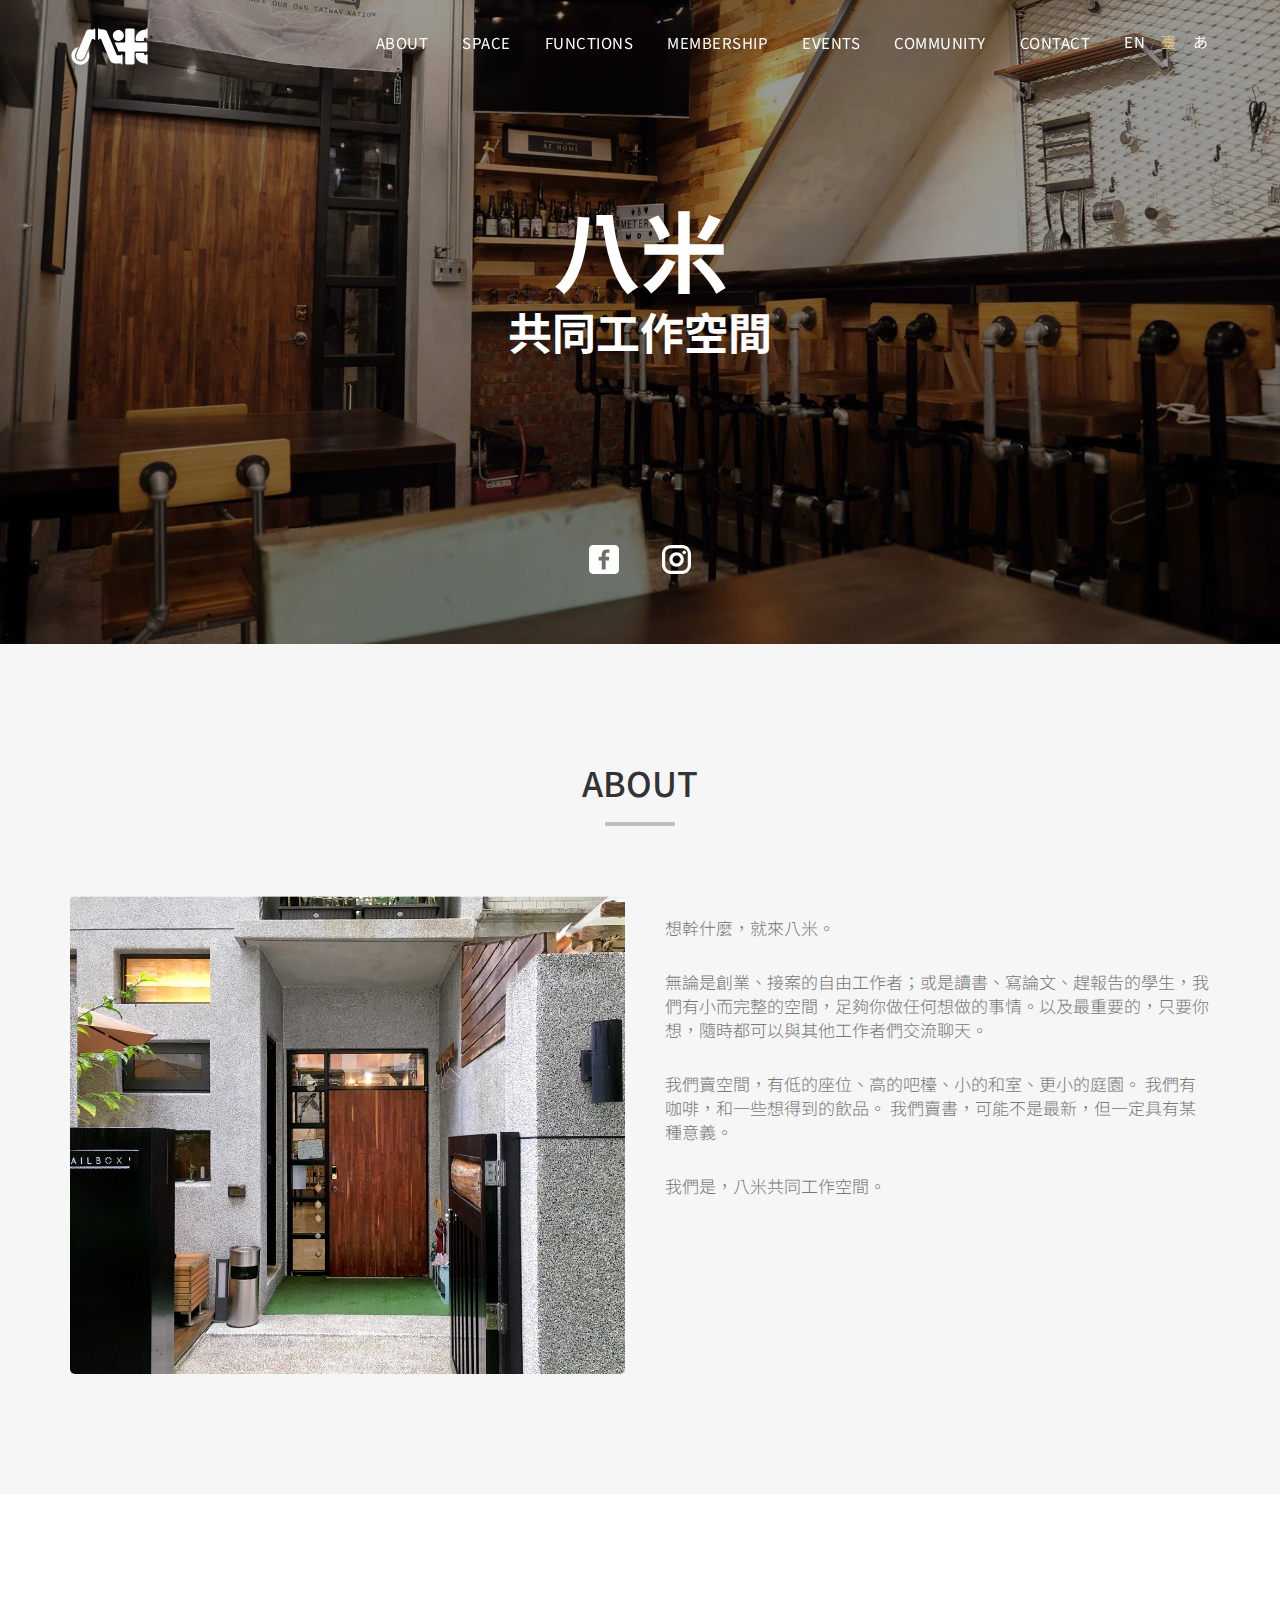
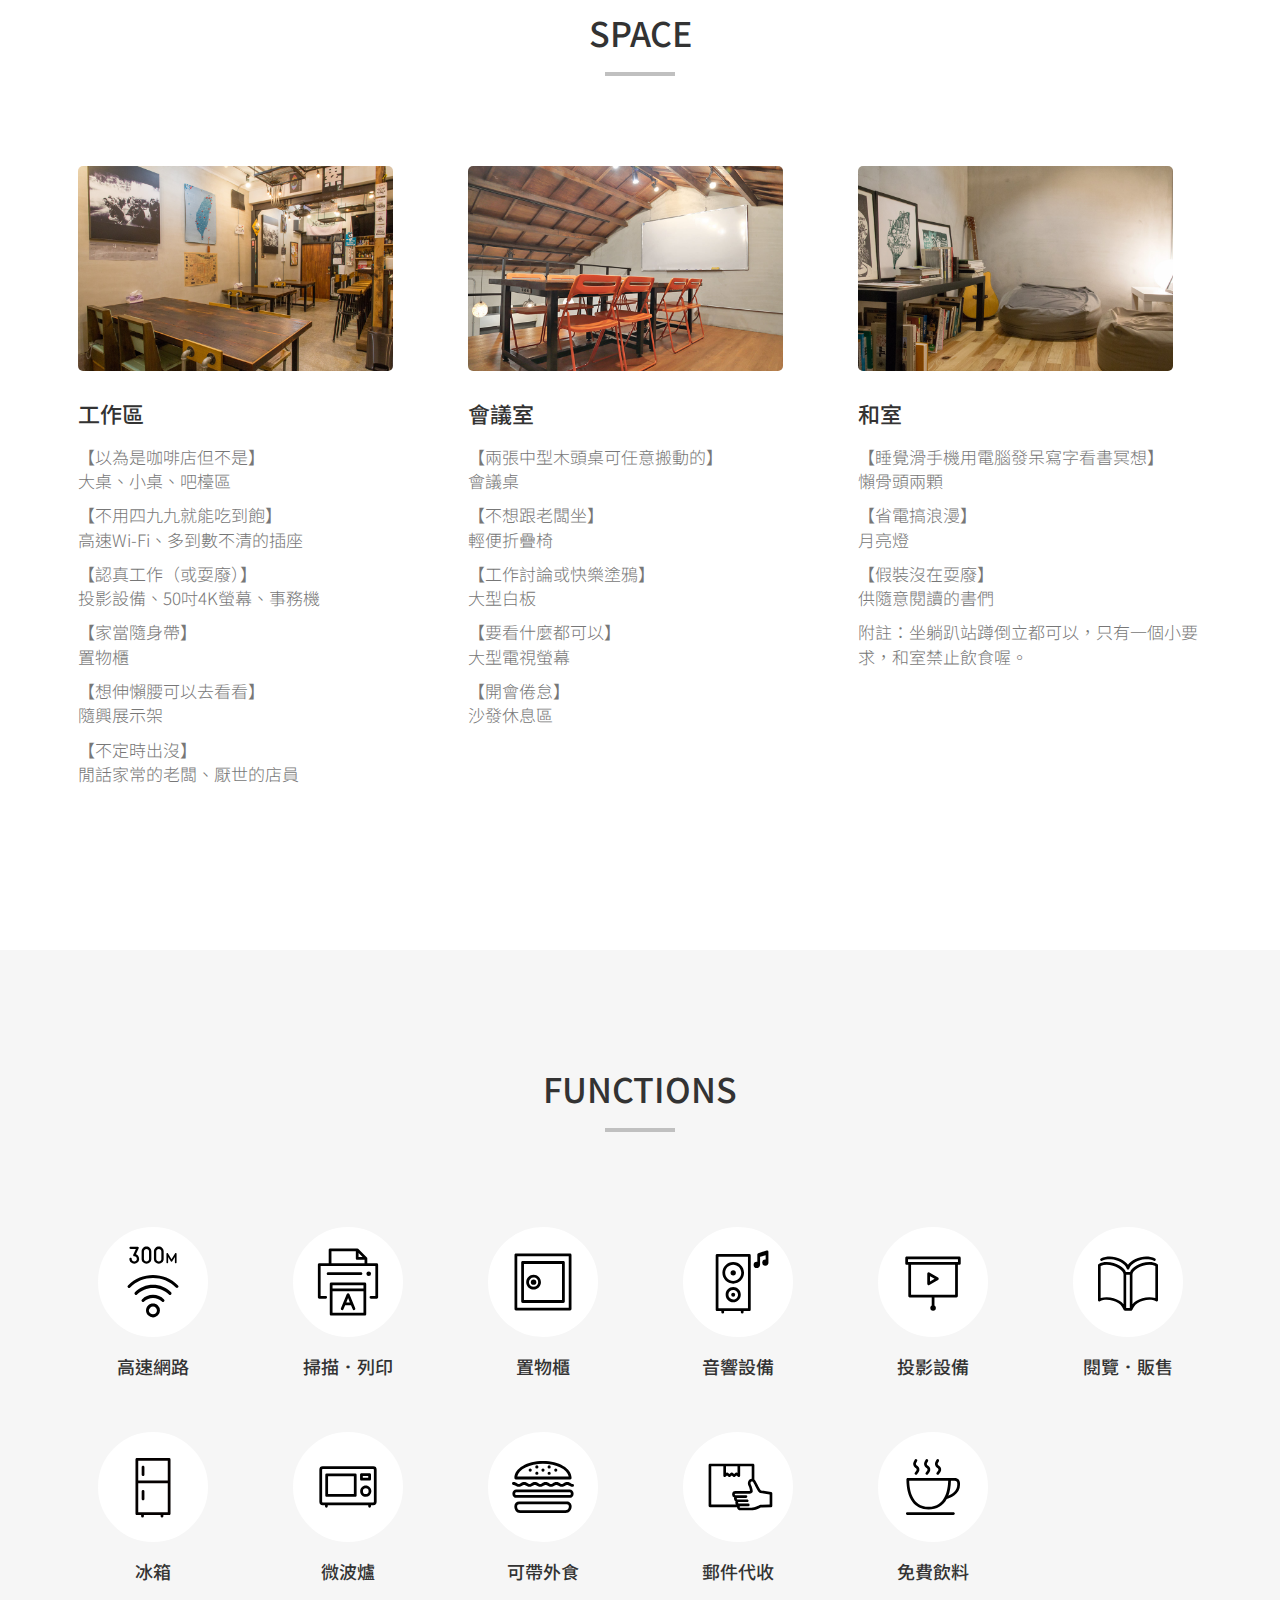
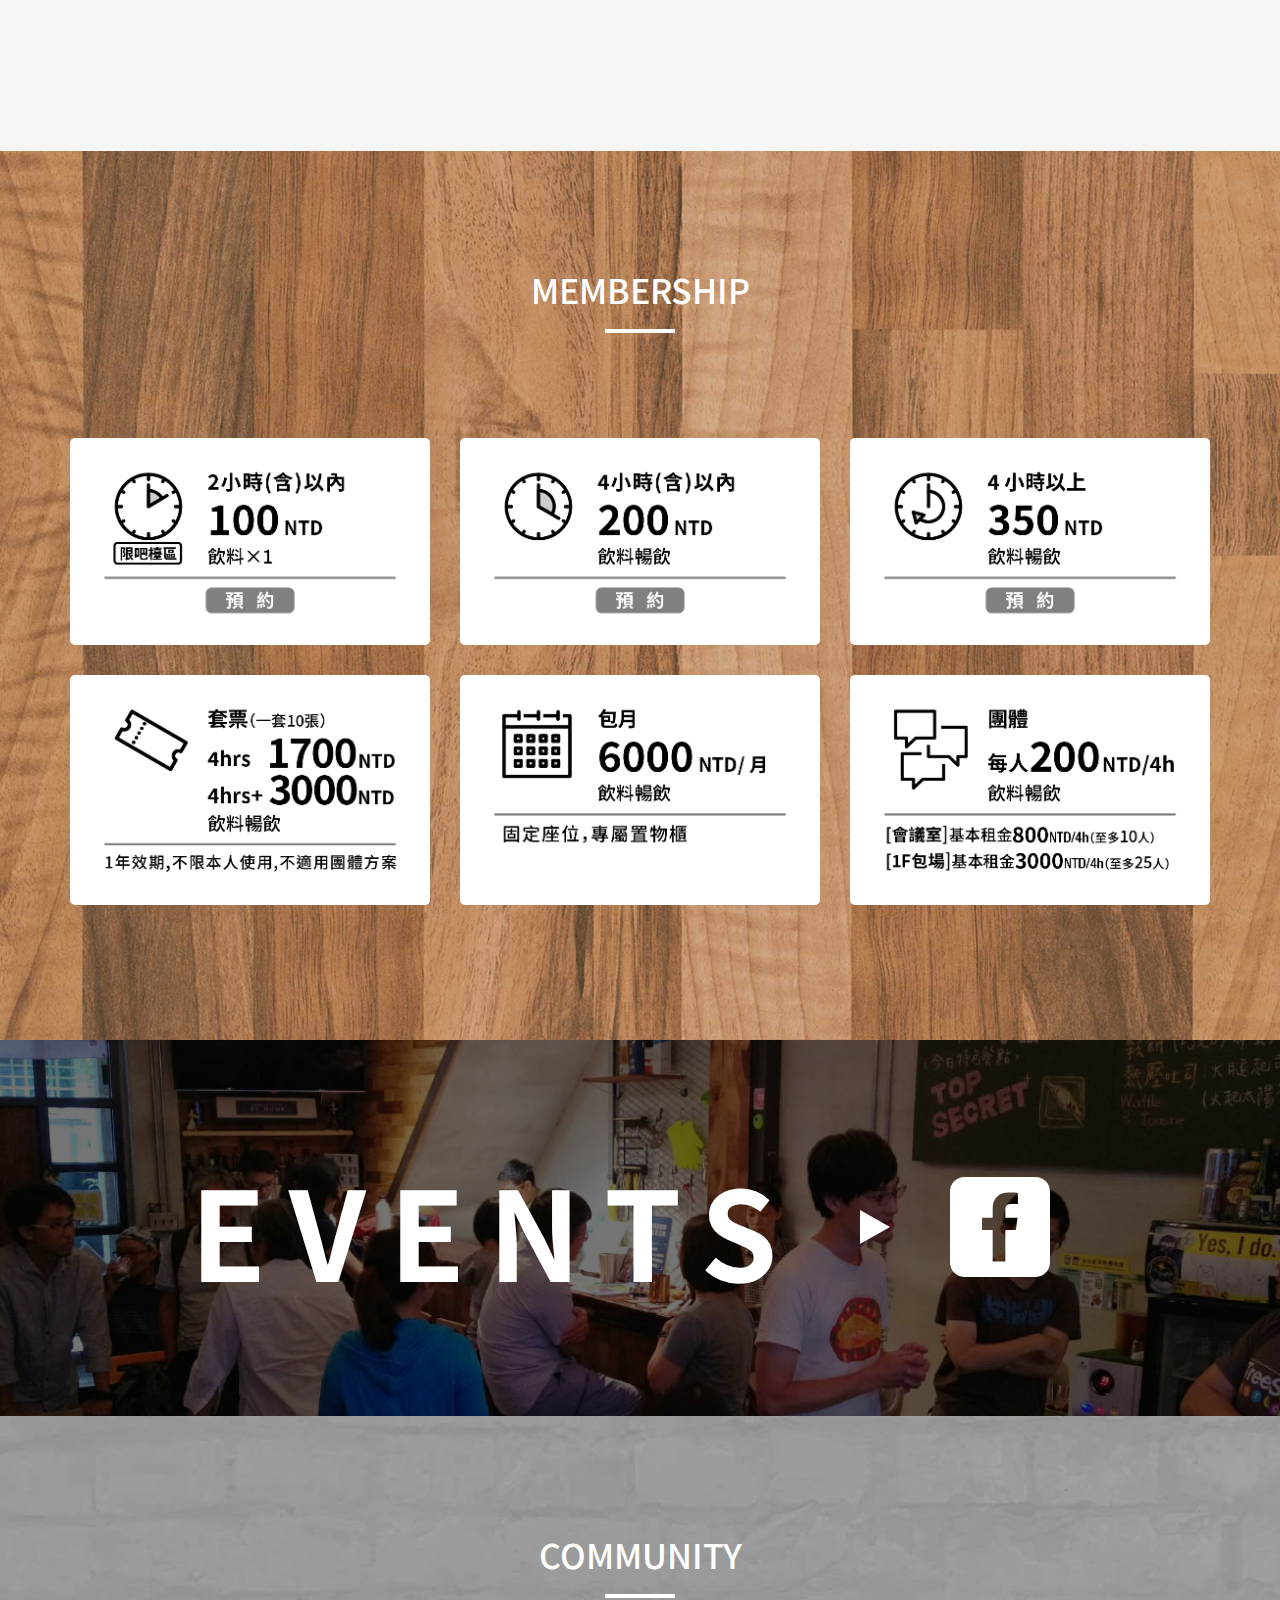
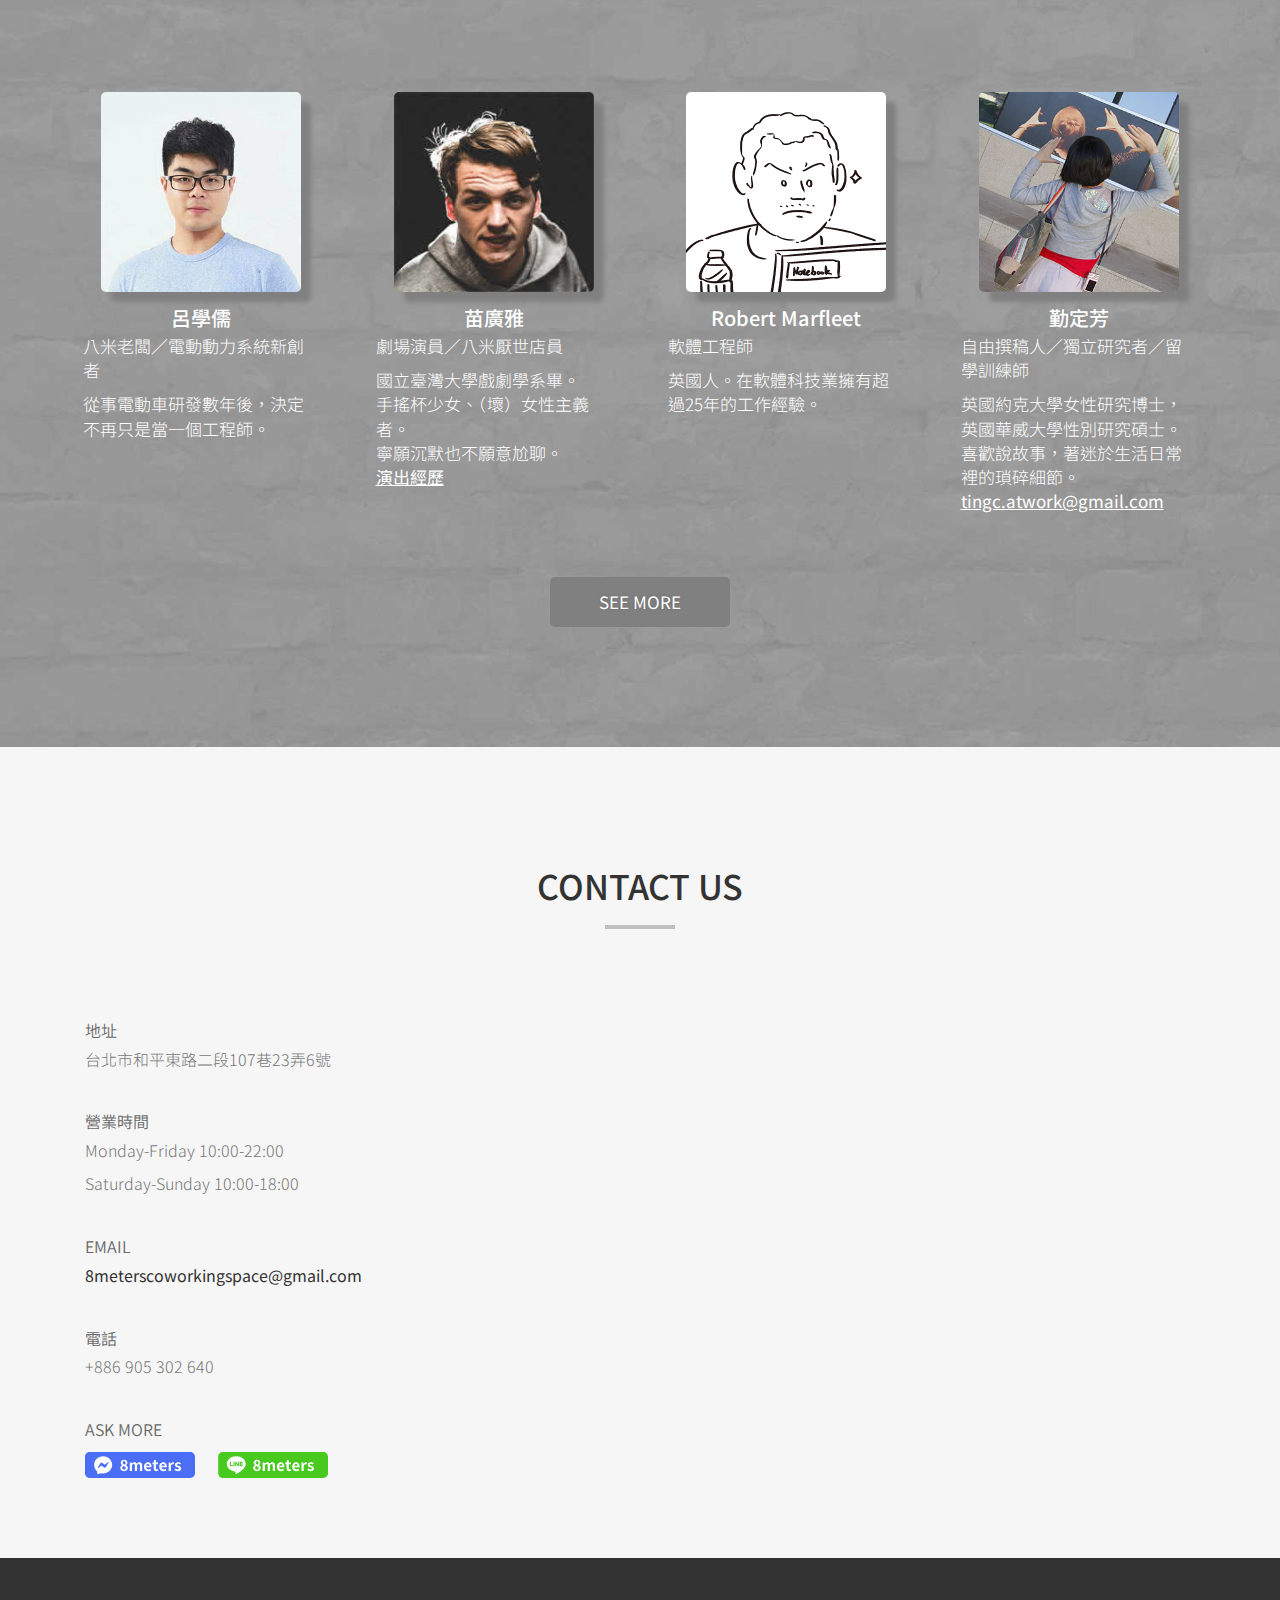
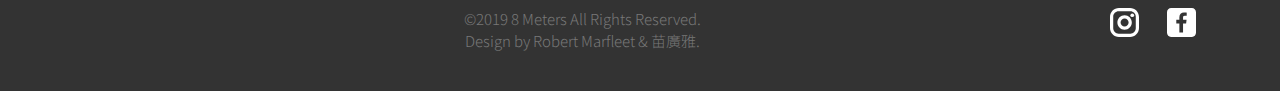
<file: src/index.html>
<!DOCTYPE html>
<html lang="zh-TW">

<head>
  <meta charset="utf-8" />
  <meta name="viewport" content="width=device-width, initial-scale=1" />
  <meta http-equiv="Content-Language" content="zh-TW" />
  <title>八米共同工作空間 8 Meters Coworking Space</title>
  <meta name="description" content="獨立．隨興．好工作 | 台灣本土小型獨立工作空間 | 以時計費．提供包月 | 免費Wi-Fi．插座 | 咖啡無限暢飲．可攜外食 | 隨興自在．人情濃厚．歡迎各類型自由工作者" />
  <meta name="keywords" content="共同工作空間, 共享辦公室, coworking, coworking space, 台北, Taipei, 空間, 共用工作空間, 共享空間, 工作室, 辦公室, 場地, 會議室, 日租, 台北, 大安區, 自由工作者, Freelancer, 插座, Wi-Fi, 咖啡廳" />
  <meta name="author" content="Robert Marfleet" />
  <meta name="author" content="苗廣雅" />

  <!-- For Google Search Console -->
  <meta name="google-site-verification" content="36rICjHvx2taeI1Wcp9jDv9qguqzdlAEmCYyNrQFwxA" />

  <!-- For Facebook -->
  <meta property="og:title" content="八米共同工作空間 8 Meters Coworking Space" />
  <meta property="og:url" content="https://www.8meterscoworking.com" />
  <meta property="og:image" content="https://www.8meterscoworking.com/img/ABOUT_8METERS.jpg" />
  <meta property="og:description" content="八米共同工作空間 | 獨立．隨興．好工作" />

  <link rel="alternate" href="www.8meterscoworking.com/index_en.html" hreflang="en" />
  <link rel="alternate" href="www.8meterscoworking.com/index_jp.html" hreflang="ja" />

  <!-- Favicons
    ================================================== -->
  <link rel="apple-touch-icon" sizes="180x180" href="/apple-touch-icon.png" />
  <!--
  <link rel="icon" type="image/png" sizes="32x32" href="/favicon-32x32.png" />
  <link rel="icon" type="image/png" sizes="16x16" href="/favicon-16x16.png" />
  -->
  <meta name="msapplication-TileColor" content="#da532c" />
  <meta name="theme-color" content="#ffffff" />

  <!-- Bootstrap -->
  <link rel="stylesheet" type="text/css" href="css/bootstrap.css" />
  <link rel="stylesheet" type="text/css" href="fonts/font-awesome/css/font-awesome.css" />

  <!-- Stylesheet
    ================================================== -->
  <link rel="stylesheet" type="text/css" href="css/style.css" />
  <link href="https://fonts.googleapis.com/css?family=Noto+Sans+TC&display=swap" rel="stylesheet" />
  
  <!-- Global site tag (gtag.js) - Google Analytics -->
  <script async src="https://www.googletagmanager.com/gtag/js?id=UA-112467176-2"></script>
  <script>
    window.dataLayer = window.dataLayer || [];
    function gtag() {
      dataLayer.push(arguments);
    }
    gtag("js", new Date());

    gtag("config", "UA-112467176-2");
  </script>
  
  <!-- 
    <style>
      /* Set the size of the div element that contains the map */
      #map {
        height: 400px; /* The height is 400 pixels */
        width: 100%; /* The width is the width of the web page */
      }
    </style>
-->
  <!-- HTML5 shim and Respond.js for IE8 support of HTML5 elements and media queries -->
  <!-- WARNING: Respond.js doesn't work if you view the page via file:// -->
  <!--[if lt IE 9]>
      <script src="https://oss.maxcdn.com/html5shiv/3.7.2/html5shiv.min.js"></script>
      <script src="https://oss.maxcdn.com/respond/1.4.2/respond.min.js"></script>
    <![endif]-->
</head>

<body id="page-top" data-spy="scroll" data-target=".navbar-fixed-top">
  <!-- Navigation
    ==========================================-->
  <nav id="menu" class="navbar navbar-default navbar-fixed-top">
    <div class="container">
      <!-- Brand and toggle get grouped for better mobile display -->
      <div class="navbar-header">
        <button type="button" class="navbar-toggle collapsed" data-toggle="collapse"
          data-target="#bs-example-navbar-collapse-1">
          <span class="sr-only">Toggle navigation</span>
          <span class="icon-bar"></span> <span class="icon-bar"></span>
          <span class="icon-bar"></span>
        </button>
        <a class="navbar-brand" href="#page-top"><img src="img/icons/8 Meters.svg" class="img-logo"
            alt="8 Meters Coworking" /></a>
      </div>

      <!-- Collect the nav links, forms, and other content for toggling -->
      <div class="collapse navbar-collapse" id="bs-example-navbar-collapse-1">
        <ul class="nav navbar-nav navbar-right">
          <li>
            <a href="#about">About</a>
          </li>
          <li>
            <a href="#space">Space</a>
          </li>
          <li>
            <a href="#functions">Functions</a>
          </li>
          <li>
            <a href="#membership">Membership</a>
          </li>
          <li>
            <a href="#events">Events</a>
          </li>
          <li>
            <a href="#team">Community</a>
          </li>
          <li>
            <a href="#contact">Contact</a>
          </li>
          <li>
            <div>
              <a href="index_en.html">EN</a> /
              <a class="navbar-lang-current" href="index.html">臺</a> /
              <a href="index_jp.html">あ</a>
            </div>
          </li>
        </ul>
      </div>
      <!-- /.navbar-collapse -->
    </div>
  </nav>
  <!-- Header -->
  <header id="header">
    <div class="intro">
      <div class="overlay">
        <div class="container">
          <div class="row">
            <div class="intro-text">
              <h1>
                八米
              </h1>
              <h2>共同工作空間</h2>

              
              <div class="announcement section-title center-block">
              
              <!--
                公告加入超連結方法
                <a href="https://www.facebook.com/events/571022910095474/" style="color:#FFFFFF; text-decoration:underline;">
                  專題講座：觀看流星的正確方式<br />旻瑞和彥諺觀看其他東西的方式
                </a>
              -->

              </div>
              

              <a href="https://www.facebook.com/8meters" target="_blank"><img src="img/icons/SNS_fb.svg"
                  alt="8 Meters Facebook" /></a>
              <a href="https://www.instagram.com/8meterscoworkingspace" target="_blank"><img src="img/icons/SNS_ig.svg"
                  alt="8 Meters Instagram" /></a>
            </div>
          </div>
        </div>
      </div>
    </div>
  </header>
  <!-- About Section -->
  <div id="about">
    <div class="container">
      <div class="section-title text-center center">
        <h2>
          About
        </h2>
        <hr />
      </div>
      <div class="row">
        <div class="col-xs-12 col-md-6 text-center">
          <img src="img/ABOUT_8METERS.jpg" class="img-responsive" alt="" />
        </div>
        <div class="col-xs-12 col-md-6">
          <div class="about-text">
            <p>
              想幹什麼，就來八米。
            </p>
            <p>
              無論是創業、接案的自由工作者；或是讀書、寫論文、趕報告的學生，我們有小而完整的空間，足夠你做任何想做的事情。以及最重要的，只要你想，隨時都可以與其他工作者們交流聊天。
            </p>
            <p>
              我們賣空間，有低的座位、高的吧檯、小的和室、更小的庭園。
              我們有咖啡，和一些想得到的飲品。
              我們賣書，可能不是最新，但一定具有某種意義。
            </p>
            <p>
              我們是，八米共同工作空間。
            </p>
          </div>
        </div>
      </div>
    </div>
  </div>
  <!-- Space Section -->
  <div id="space">
    <div class="container">
      <div class="col-md-10 col-md-offset-1 section-title text-center">
        <h2>
          <span>Space</span>
        </h2>
        <hr />
      </div>
      <div class="row">
        <div class="col-xs-12 col-sm-4 space">

          <a href="https://drive.google.com/open?id=1wG8LUGjGZv3RSBUSNk8ZNQB4z2PaQ3nG"
            target="_blank"><img src="img/SPACE_1.jpg" class="img-responsive" alt="8 Meters Working Space" />
          </a>

          <h3>
            工作區
          </h3>
          <p>
            【以為是咖啡店但不是】 
            <br />
            大桌、小桌、吧檯區
          </p>
          <p>
            【不用四九九就能吃到飽】
            <br />
            高速Wi-Fi、多到數不清的插座
          </p>
          <p>
            【認真工作（或耍廢）】
            <br />
            投影設備、50吋4K螢幕、事務機
          </p>
          <p>
            【家當隨身帶】
            <br />
            置物櫃
          </p>
          <p>
            【想伸懶腰可以去看看】
            <br />
            隨興展示架
          </p>
          <p>
            【不定時出沒】
            <br />
            閒話家常的老闆、厭世的店員
          </p>
          <p>
            　　
          </p>
        </div>
        <div class="col-xs-12 col-sm-4 space">
          
          <a href="https://drive.google.com/open?id=1wG8LUGjGZv3RSBUSNk8ZNQB4z2PaQ3nG"
            target="_blank"><img src="img/SPACE_2.jpg" class="img-responsive" alt="8 Meters Meeting Space" />
          </a>

          <h3>
            會議室
          </h3>
          <p>
            【兩張中型木頭桌可任意搬動的】
            <br />
            會議桌
          </p>
          <p>
            【不想跟老闆坐】
            <br />
            輕便折疊椅
          </p>
          <p>
            【工作討論或快樂塗鴉】
            <br />
            大型白板
          </p>
          <p>
            【要看什麼都可以】
            <br />
            大型電視螢幕
          </p>
          <p>
            【開會倦怠】
            <br />
            沙發休息區
          </p>
          <p>
            　　
          </p>
        </div>
        <div class="col-xs-12 col-sm-4 space">

          <a href="https://drive.google.com/open?id=1wG8LUGjGZv3RSBUSNk8ZNQB4z2PaQ3nG"
            target="_blank"><img src="img/SPACE_3.jpg" class="img-responsive" alt="8 Meters Relaxing Space" />
          </a>

          <h3>
            和室
          </h3>
          <p>
            【睡覺滑手機用電腦發呆寫字看書冥想】
            <br />
            懶骨頭兩顆
          </p>
          <p>
            【省電搞浪漫】
            <br />
            月亮燈
          </p>
          <p>
            【假裝沒在耍廢】
            <br />
            供隨意閱讀的書們
          </p>
          <p>
            附註：坐躺趴站蹲倒立都可以，只有一個小要求，和室禁止飲食喔。
          </p>
          <p>
            　　
          </p>
        </div>
      </div>
    </div>
  </div>

  <!-- Functions Section -->
  <div id="functions">
    <div class="container">
      <div class="col-md-10 col-md-offset-1 section-title text-center">
        <h2>
          <span>Functions</span>
        </h2>
        <hr />
      </div>
      <div class="row">
        <div class="col-xs-6 col-md-2 functions">
          <img src="img/icons/FUNCTIONS1.svg" class="img-responsive" alt="Wifi" />
          <h3>
            高速網路
          </h3>
        </div>
        <div class="col-xs-6 col-md-2 functions">
          <img src="img/icons/FUNCTIONS2.svg" class="img-responsive" alt="Printer" />
          <h3>
            掃描．列印
          </h3>
        </div>
        <div class="col-xs-6 col-md-2 functions">
          <img src="img/icons/FUNCTIONS3.svg" class="img-responsive" alt="Lockers" />
          <h3>
            置物櫃
          </h3>
        </div>
        <div class="col-xs-6 col-md-2 functions">
          <img src="img/icons/FUNCTIONS4.svg" class="img-responsive" alt="Music" />
          <h3>
            音響設備
          </h3>
        </div>

        <div class="col-xs-6 col-md-2 functions">
          <img src="img/icons/FUNCTIONS5.svg" class="img-responsive" alt="Projector" />
          <h3>
            投影設備
          </h3>
        </div>
        <div class="w-100"></div>
        <div class="col-xs-6 col-md-2 functions">
          <img src="img/icons/FUNCTIONS6.svg" class="img-responsive" alt="Reading Room" />
          <h3>
            閱覽．販售
          </h3>
        </div>
        <div class="col-xs-6 col-md-2 functions">
          <img src="img/icons/FUNCTIONS7.svg" class="img-responsive" alt="Refrigerator" />
          <h3>
            冰箱
          </h3>
        </div>
        <div class="col-xs-6 col-md-2 functions">
          <img src="img/icons/FUNCTIONS8.svg" class="img-responsive" alt="Microwave" />
          <h3>
            微波爐
          </h3>
        </div>
        <div class="col-xs-6 col-md-2 functions">
          <img src="img/icons/FUNCTIONS9.svg" class="img-responsive" alt="Outside food allowed" />
          <h3>
            可帶外食
          </h3>
        </div>
        <div class="col-xs-6 col-md-2 functions">
          <img src="img/icons/FUNCTIONS10.svg" class="img-responsive" alt="Mail" />
          <h3>
            郵件代收
          </h3>
        </div>
        <div class="col-xs-6 col-md-2 functions">
          <img src="img/icons/FUNCTIONS11.svg" class="img-responsive" alt="Free Drinks" />
          <h3>
            免費飲料
          </h3>
        </div>
      </div>
    </div>
  </div>

  <!-- Membership Section -->
  <div id="membership">
    <div class="container">
      <div class="col-md-10 col-md-offset-1 section-title text-center">
        <h2>
          <span>Membership</span>
        </h2>
        <hr />
      </div>
      <div class="row">
        <div class="col-xs-12 col-md-4 functions">
          <a href="https://docs.google.com/forms/d/e/1FAIpQLSfLZip360eNVyqKNpy0DPt0-VjAzj-JlN9NBQ-oq-pn8h84CQ/viewform"
            target="_blank"><img src="img/membership/ZH_membership-1.png" class="img-responsive"
              alt="8 Meters Rate 1" /></a>

        </div>
        <div class="col-xs-12 col-md-4 functions">
          <a href="https://docs.google.com/forms/d/e/1FAIpQLSfLZip360eNVyqKNpy0DPt0-VjAzj-JlN9NBQ-oq-pn8h84CQ/viewform"
            target="_blank"><img src="img/membership/ZH_membership-2.png" class="img-responsive"
              alt="8 Meters Rate 2" /></a>
        </div>
        <div class="col-xs-12 col-md-4 functions">
          <a href="https://docs.google.com/forms/d/e/1FAIpQLSfLZip360eNVyqKNpy0DPt0-VjAzj-JlN9NBQ-oq-pn8h84CQ/viewform"
            target="_blank"><img src="img/membership/ZH_membership-3.png" class="img-responsive"
              alt="8 Meters Rate 3" /></a>
        </div>
        <div class="w-100"></div>
        <div class="col-xs-12 col-md-4 functions">
          <img src="img/membership/ZH_membership-4.png" class="img-responsive" alt="8 Meters Rate 4" />
        </div>
        <div class="col-xs-12 col-md-4 functions">
          <img src="img/membership/ZH_membership-5.png" class="img-responsive" alt="8 Meters Rate 5" />
        </div>
        <div class="col-xs-12 col-md-4 functions">
          <img src="img/membership/ZH_membership-6.png" class="img-responsive" alt="8 Meters Rate 6" />
        </div>
      </div>
    </div>
  </div>

  <!-- Events -->
  <div id="events">
    <div class="events">
      <div class="events-flex">
        <h2>Events</h2>
        <span class="events-triangle"></span>
        <a href="https://www.facebook.com/pg/8meters/events" target="_blank"><img src="img/icons/SNS_fb.svg"
            alt="8 Meters Events Facebook" /></a>
      </div>
    </div>
  </div>

  <!-- Team Section -->
  <div id="team" class="text-center">
    <div class="overlay">
      <div class="container">
        <div class="col-md-8 col-md-offset-2 section-title">
          <h2>
            <span>Community</span>
          </h2>
          <hr />
        </div>
        <div class="row">
          <div class="col-md-3 col-sm-6 team">
            <div class="thumbnail">
              <img src="img/team/00.jpg" alt="..." class="team-img" />
              <div class="caption">
                <h3>
                  呂學儒
                </h3>
                <p class="text-left">
                  八米老闆／電動動力系統新創者
                </p>
                <p class="text-left">
                  從事電動車研發數年後，決定不再只是當一個工程師。
                </p>
              </div>
            </div>
          </div>
          <div class="col-md-3 col-sm-6 team">
            <div class="thumbnail">
              <img src="img/team/02.jpg" alt="..." class="img-circle team-img" />
              <div class="caption">
                <h3>
                  苗廣雅
                </h3>
                <p class="text-left">
                  劇場演員／八米厭世店員
                </p>
                <p class="text-left">
                    國立臺灣大學戲劇學系畢。<br />
                    手搖杯少女、（壞）女性主義者。<br />
                    寧願沉默也不願意尬聊。<br />
                    <a href="https://reurl.cc/o4DMQ" style="color:#FFFFFF; text-decoration:underline;" target="_blank" >
                      演出經歷
                    </a>
                </p>
              </div>
            </div>
          </div>
          <div class="col-md-3 col-sm-6 team">
            <div class="thumbnail">
              <img src="img/team/03.jpg" alt="..." class="img-circle team-img" />
              <div class="caption">
                <h3>
                  Robert Marfleet
                </h3>
                <p class="text-left">
                  軟體工程師
                </p>
                <p class="text-left">
                  英國人。在軟體科技業擁有超過25年的工作經驗。
                </p>
              </div>
            </div>
          </div>
          <div class="col-md-3 col-sm-6 team">
            <div class="thumbnail">
              <img src="img/team/04.jpg" alt="..." class="team-img" />
              <div class="caption">
                <h3>
                  勤定芳
                </h3>
                <p class="text-left">
                  自由撰稿人／獨立研究者／留學訓練師
                </p>
                <p class="text-left">
                  英國約克大學女性研究博士，英國華威大學性別研究碩士。<br />
                  喜歡說故事，著迷於生活日常裡的瑣碎細節。<br />
                  <a href="mailto:tingc.atwork@gmail.com" style="color:#FFFFFF; text-decoration:underline;" target="_blank" >
                    tingc.atwork@gmail.com
                  </a>
                </p>
              </div>
            </div>
          </div>
        </div>

        <div id="hiddenmembers" class="collapse">
          <div class="row">
            <div class="col-md-3 col-sm-6 team">
              <div class="thumbnail">
                <img src="img/team/05.png" alt="..." class="img-circle team-img" />
                <div class="caption">
                  <h3>
                    黃瀚嶢
                  </h3>
                  <p class="text-left">
                    自然生態圖文創作者／永和社區大學《生態面面觀》課程講師
                  </p>
                  <p class="text-left">
                    從事環境教育工作超過10年。<br />
                    著作包含兒童繪本《圍籬上的小黑點》，生態書籍《野地之眼》、《霧林蛾書》等。<br />
                  </p>
                </div>
              </div>
            </div>
            <div class="col-md-3 col-sm-6 team">
              <div class="thumbnail">
                <img src="img/team/06.jpg" alt="..." class="img-circle team-img" />
                <div class="caption">
                  <h3>
                    郭宇庭
                  </h3>
                  <p class="text-left">
                    劇場／影視製作人
                  </p>
                  <p class="text-left">
                    國立政治大學民族學系畢業。<br />
                    專案執行經驗多元，劇場、視覺藝術、紀錄片及影視製作等。<br />
                    重要經歷包含：公視新創紀實短片《尋找奧斯曼》、白晝之夜及MOD微電影創作大賽《辮子》。<br />
                  </p>
                </div>
              </div>
            </div>
            <div class="col-md-3 col-sm-6 team">
              <div class="thumbnail">
                <img src="img/team/07.jpg" alt="..." class="img-circle team-img" />
                <div class="caption">
                  <h3>
                    鍾旻瑞
                  </h3>
                  <p class="text-left">
                    作家／編劇／導演
                  </p>
                  <p class="text-left">
                    國立政治大學廣播電視學系畢業。<br />
                    畢業後仍持續創作，投入劇情片拍攝及劇本寫作。<br />
                    第十一屆林榮三文學獎小說首獎，為歷屆最年輕得主。<br />
                    著有短篇小說集《觀看流星的正確方式》。<br />
                  </p>
                </div>
              </div>
            </div>
            <div class="col-md-3 col-sm-6 team">
              <div class="thumbnail">
                <img src="img/team/08.jpg" alt="..." class="team-img" />
                <div class="caption">
                  <h3>
                    惠婷
                  </h3>
                  <p class="text-left">
                    人在台北的國際非營利組織寫字工
                  </p>
                  <p class="text-left">
                    信仰動物權、人權、環境權的純素食者。
                  </p>
                </div>
              </div>
            </div>
          </div>

          <div class="row">
            <div class="col-md-3 col-sm-6 team">
              <div class="thumbnail">
                <img src="img/team/09.jpg" alt="..." class="img-circle team-img" />
                <div class="caption">
                  <h3>
                    阿泰
                  </h3>
                  <p class="text-left">
                    手沖咖啡師／週末進駐八米
                  </p>
                  <p class="text-left">
                    一個熱愛沖煮咖啡的人。<br />
                    喜歡酸香甘甜的咖啡風味，細細品嚐每杯咖啡帶來的不同感受。<br />
                    生命太短、好咖難尋。<br />
                    <a href="https://www.facebook.com/aciditykaffa/" style="color:#FFFFFF; text-decoration:underline;" target="_blank" >
                      Facebook：aciditykaffa
                    </a>
                  </p>
                </div>
              </div>
            </div>
            <div class="col-md-3 col-sm-6 team">
              <div class="thumbnail">
                <img src="img/team/10.jpg" alt="..." class="img-circle team-img" />
                <div class="caption">
                  <h3>
                    袁子賢
                  </h3>
                  <p class="text-left">
                    歷史與人文研究者
                  </p>
                  <p class="text-left">
                    澳洲昆士蘭大學歷史學博士。<br />
                    外省老兵研究、戰爭記憶與冷戰。<br />
                    <a href="https://uq.academia.edu/ChrisYuan" style="color:#FFFFFF; text-decoration:underline;" target="_blank" >
                      個人研究網頁
                    </a>
                  </p>
                </div>
              </div>
            </div>
            <div class="col-md-3 col-sm-6 team">
              <div class="thumbnail">
                <img src="img/team/11.jpg" alt="..." class="img-circle team-img" />
                <div class="caption">
                  <h3>
                    鄒佳晶
                  </h3>
                  <p class="text-left">
                    菲律賓新住民二代／新移民議題工作者
                  </p>
                  <p class="text-left">
                    《蘭後》、《巴丹島尋根之旅》專案主持人。<br />
                    《家，2340公里的尋根之旅》紀錄片導演。<br />
                    繪本《你不要忘記我》、舞台劇《蘭語》《神奇的椰子壺》共同創作者。<br />
                    熱愛蘭嶼及多元文化，期望透過行動讓台灣變得更加美好！<br />
                  </p>
                </div>
              </div>
            </div>
            <div class="col-md-3 col-sm-6 team">
              <div class="thumbnail">
                <img src="img/team/12.jpg" alt="..." class="team-img" />
                <div class="caption">
                  <h3>
                    梁凱翔
                  </h3>
                  <p class="text-left">
                    產品企劃行銷／一隻一事無成的貓
                  </p>
                  <p class="text-left">
                    什麼事情都只會一點點知道一點點。<br />
                    喜歡在自介上寫「層層疊疊蹦出新口味」。<br />
                    人生像是層層疊疊的蛋糕，<br />
                    每天都層層疊疊出今天你見到的他。<br />
                    然後你可以吃吃看<br />
                    （ 疑？我是說，你可以跟他聊聊，因為每天吃到的他或許口味都不同）<br />
                    -<br />
                    喔對了！<br />
                    是那種「就蹭一下抱抱然後轉身回去自己的角落繼續孤僻」的貓喔。<br />
                  </p>
                </div>
              </div>
            </div>
          </div>

          <div class="row">
            <div class="col-md-3 col-sm-6 team">
              <div class="thumbnail">
                <img src="img/team/13.jpg" alt="..." class="team-img" />
                <div class="caption">
                  <h3>
                    楊仕丞
                  </h3>
                  <p class="text-left">
                    氣候變遷菸酒生／業餘生態、社會觀察家
                  </p>
                  <p class="text-left">
                    總是點子很多，喜歡觀察社會、思考如何能讓世界變得更好。<br />
                    目標是逃離異化的工作環境，在匆忙的社會中找到自己的生活棲位。<br />
                  </p>
                </div>
              </div>
            </div>

          </div>
        </div>

        <div class="text-center">
          <button id="btnTeam" type="button" class="btn btn-custom btn-lg section-title collapsed"
            data-toggle="collapse" data-target="#hiddenmembers">
          </button>
        </div>
      </div>
    </div>
  </div>
  </div>
  
  <!-- Contact Section -->
  <div id="contact">
    <div class="container">
      <div class="section-title text-center">
        <h2>
          Contact Us
        </h2>
        <hr />
      </div>
      <div class="col-md-4">
        <div class="contact-item">
          <span>地址</span>
          <p>
            台北市和平東路二段107巷23弄6號
          </p>
        </div>
        <div class="contact-item">
          <span>營業時間</span>
          <p>
            Monday-Friday 10:00-22:00
          </p>
          <p>
            Saturday-Sunday 10:00-18:00
          </p>
        </div>
        <div class="contact-item">
          <span>Email</span>
          <p>
            <a href="mailto:8meterscoworkingspace@gmail.com" target="_blank">8meterscoworkingspace@gmail.com</a>
          </p>
        </div>
        <div class="contact-item">
          <span>電話</span>
          <p>+886 905 302 640</p>
        </div>
        <div class="contact-item">
          <span>ASK MORE</span>
          <div class="contact-askmore">
            <a href="https://m.me/8meters" target="_blank"><img src="img/icons/ContactUs_Messenger.svg"
                alt="8 Meters Messenger" /></a>
            <a href="http://nav.cx/d0ADMqw" target="_blank"><img src="img/icons/ContactUs_LINE.svg"
                alt="8 Meters Line" /></a>
          </div>
        </div>
      </div>
      <div class="col-md-4">
        <iframe title="8 Meters Google Maps Location"
          src="https://www.google.com/maps/embed?pb=!1m18!1m12!1m3!1d3615.2350324885806!2d121.53846011516274!3d25.026096683976153!2m3!1f0!2f0!3f0!3m2!1i1024!2i768!4f13.1!3m3!1m2!1s0x3442aa2964f31c8b%3A0xd66909984fc748fe!2z5YWr57Gz5YWx5ZCM5bel5L2c56m66ZaTIDggTWV0ZXJzIENvd29ya2luZyBTcGFjZQ!5e0!3m2!1sen!2stw!4v1552459106500"
          width="100%" height="500" frameborder="0" style="border:0" allowfullscreen>
        </iframe>
      </div>
      <div class="col-md-4">
        <iframe title="8 Meters Facebook Timeline"
          src="https://www.facebook.com/plugins/page.php?href=https%3A%2F%2Fwww.facebook.com%2F8meters&tabs=timeline&width=340&height=500&small_header=false&adapt_container_width=true&hide_cover=false&show_facepile=true&appId"
          width="100%" height="500" style="border:none;overflow:hidden" scrolling="no" frameborder="0"
          allowTransparency="true" allow="encrypted-media"></iframe>
      </div>
    </div>
  </div>
  <div id="footer">
    <div class="container text-center">
      <div class="social">
        <ul>
          <li>
            ©2019 8 Meters All Rights Reserved.<br />Design by Robert Marfleet & 苗廣雅.
          </li>
          <li>
            <a href="https://www.facebook.com/8meters" target="_blank"><img src="img/icons/SNS_fb.svg"
                alt="8 Meters Facebook" /></a>
          </li>
          <li>
            <a href="https://www.instagram.com/8meterscoworkingspace" target="_blank"><img src="img/icons/SNS_ig.svg"
                alt="8 Meters Instagram" /></a>
          </li>
        </ul>
      </div>
    </div>
  </div>
  <script type="text/javascript" src="js/jquery.1.11.1.js"></script>
  <script type="text/javascript" src="js/bootstrap.js"></script>
  <script type="text/javascript" src="js/jquery.isotope.js"></script>
  <script type="text/javascript" src="js/jqBootstrapValidation.js"></script>
  <script type="text/javascript" src="js/main.js"></script>
  <script src="https://smtpjs.com/v3/smtp.js"></script>
  <script>
    document.addEventListener("DOMContentLoaded", function () {
      var lazyloadImages = document.querySelectorAll("img.lazy");
      var lazyloadThrottleTimeout;

      function lazyload() {
        if (lazyloadThrottleTimeout) {
          clearTimeout(lazyloadThrottleTimeout);
        }

        lazyloadThrottleTimeout = setTimeout(function () {
          var scrollTop = window.pageYOffset;
          lazyloadImages.forEach(function (img) {
            if (img.offsetTop < window.innerHeight + scrollTop) {
              img.src = img.dataset.src;
              img.classList.remove("lazy");
            }
          });
          if (lazyloadImages.length == 0) {
            document.removeEventListener("scroll", lazyload);
            window.removeEventListener("resize", lazyload);
            window.removeEventListener("orientationChange", lazyload);
          }
        }, 20);
      }

      document.addEventListener("scroll", lazyload);
      window.addEventListener("resize", lazyload);
      window.addEventListener("orientationChange", lazyload);
    });
  </script>
</body>

</html>
</file>
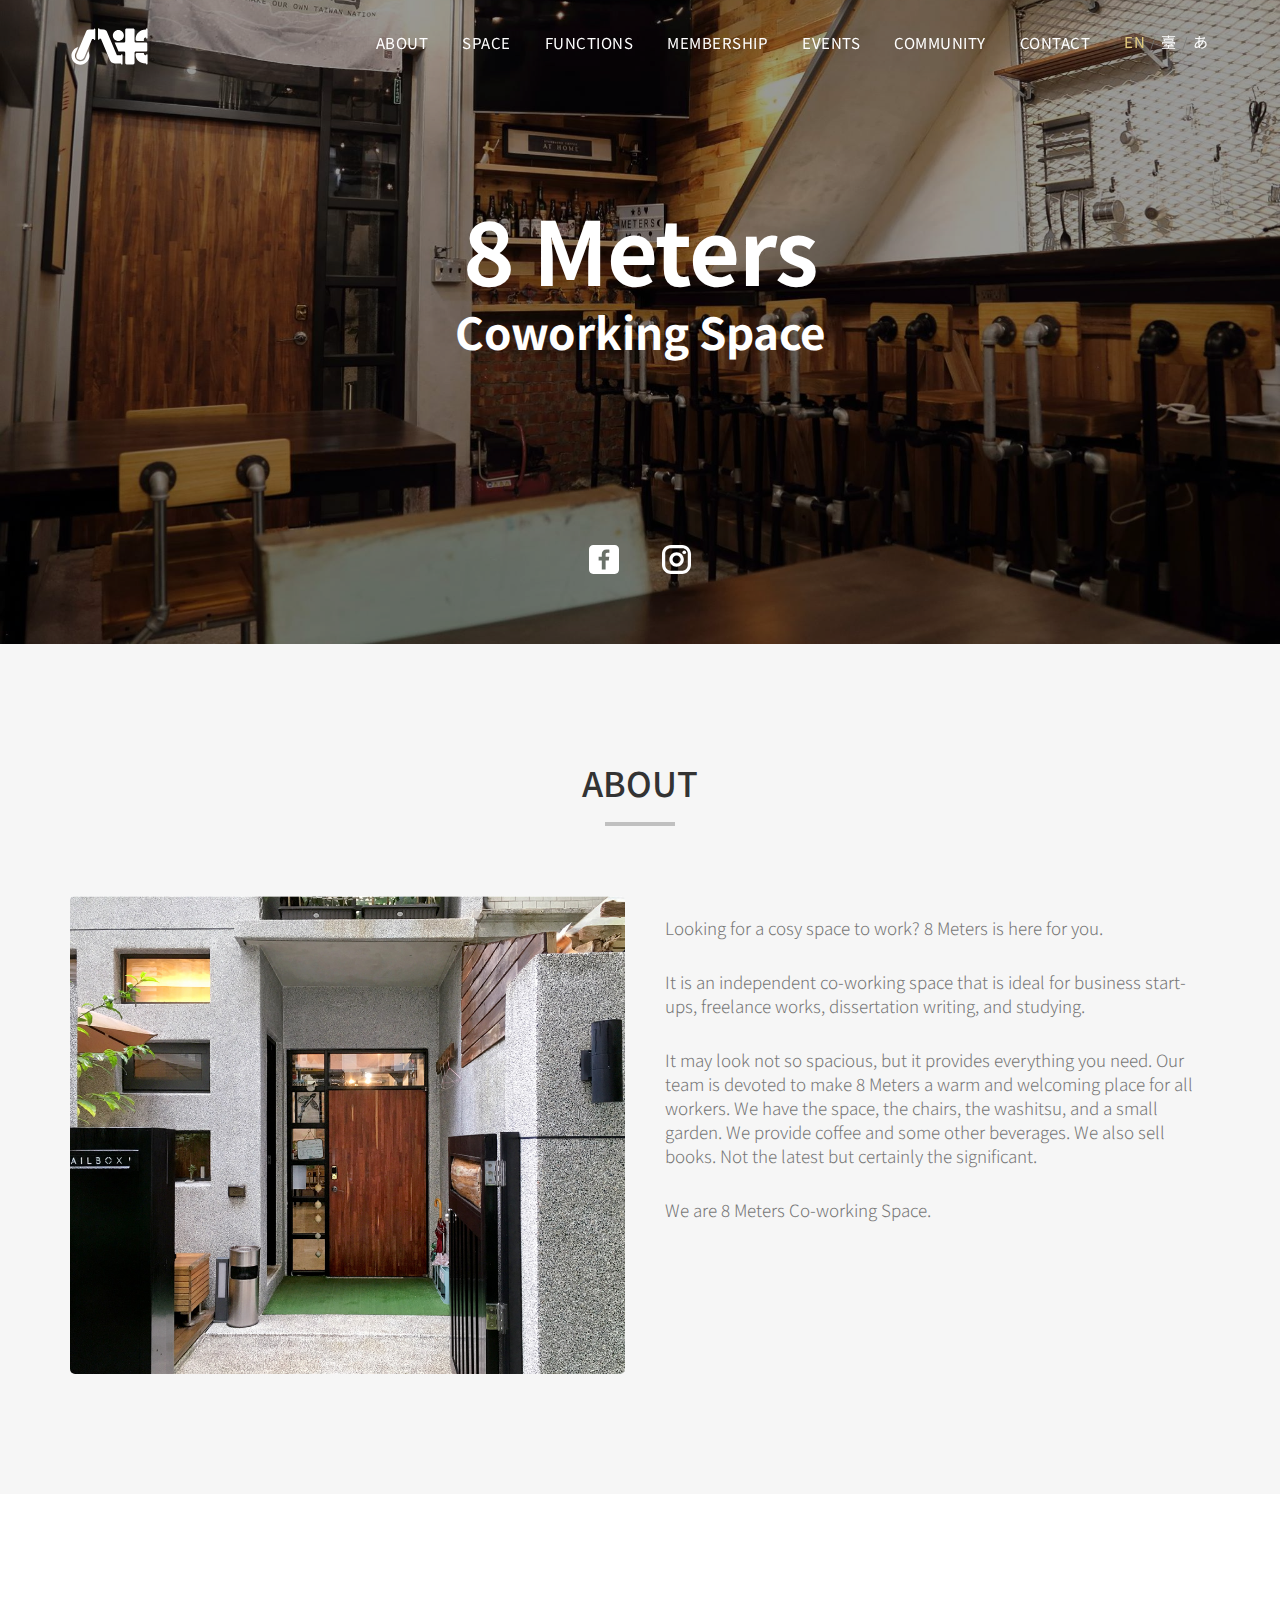
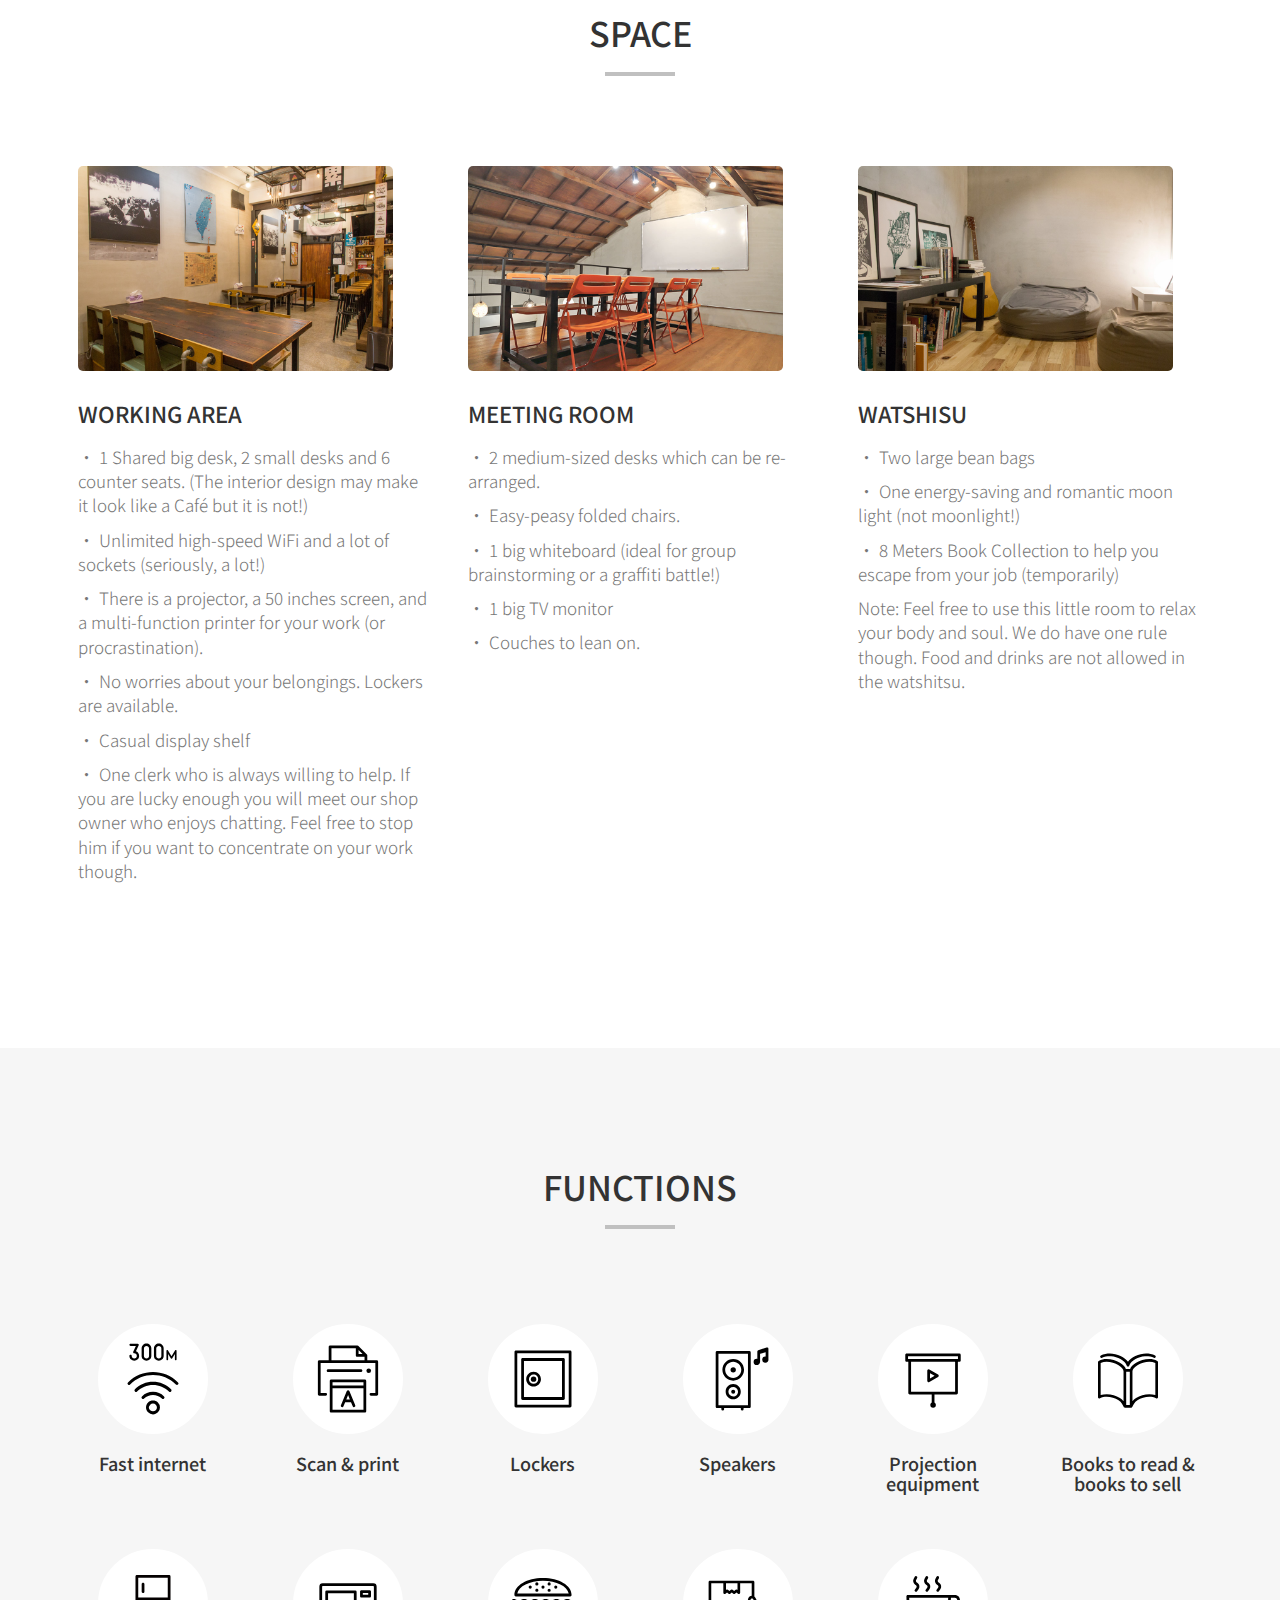
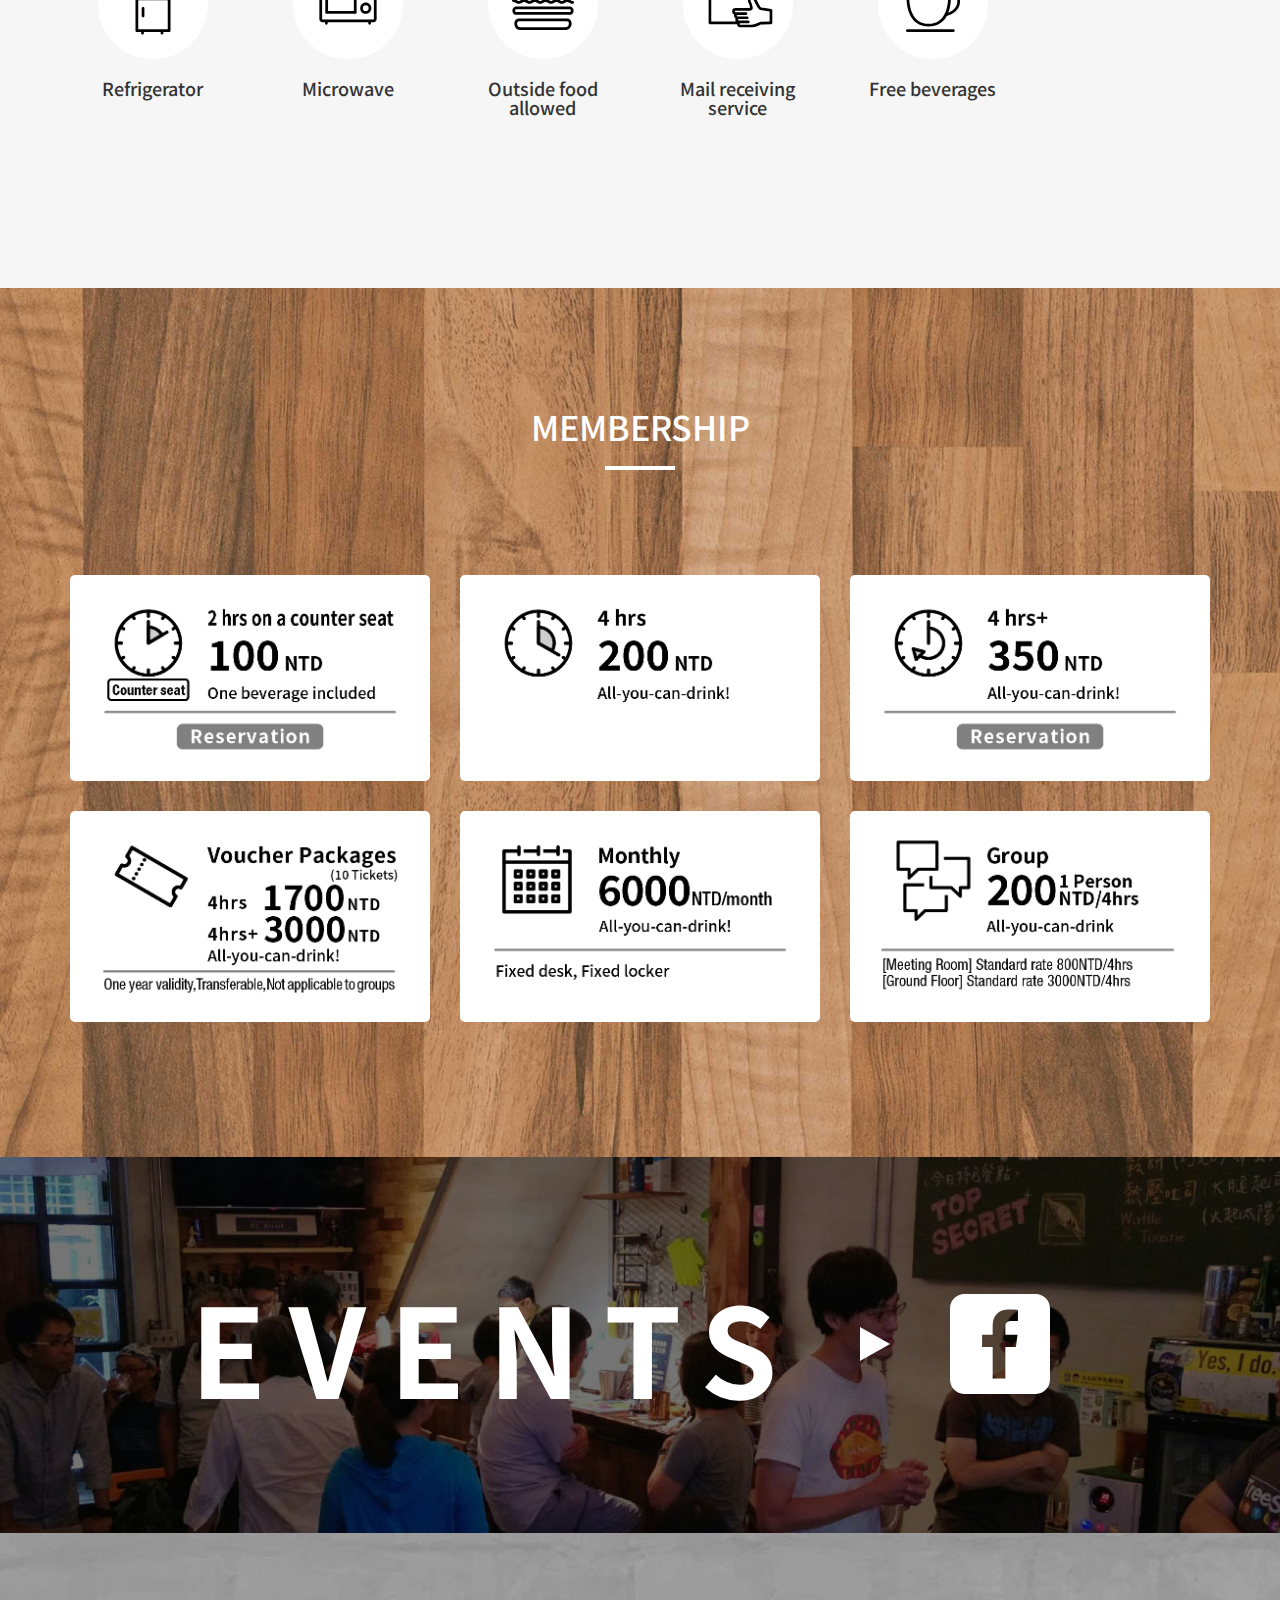
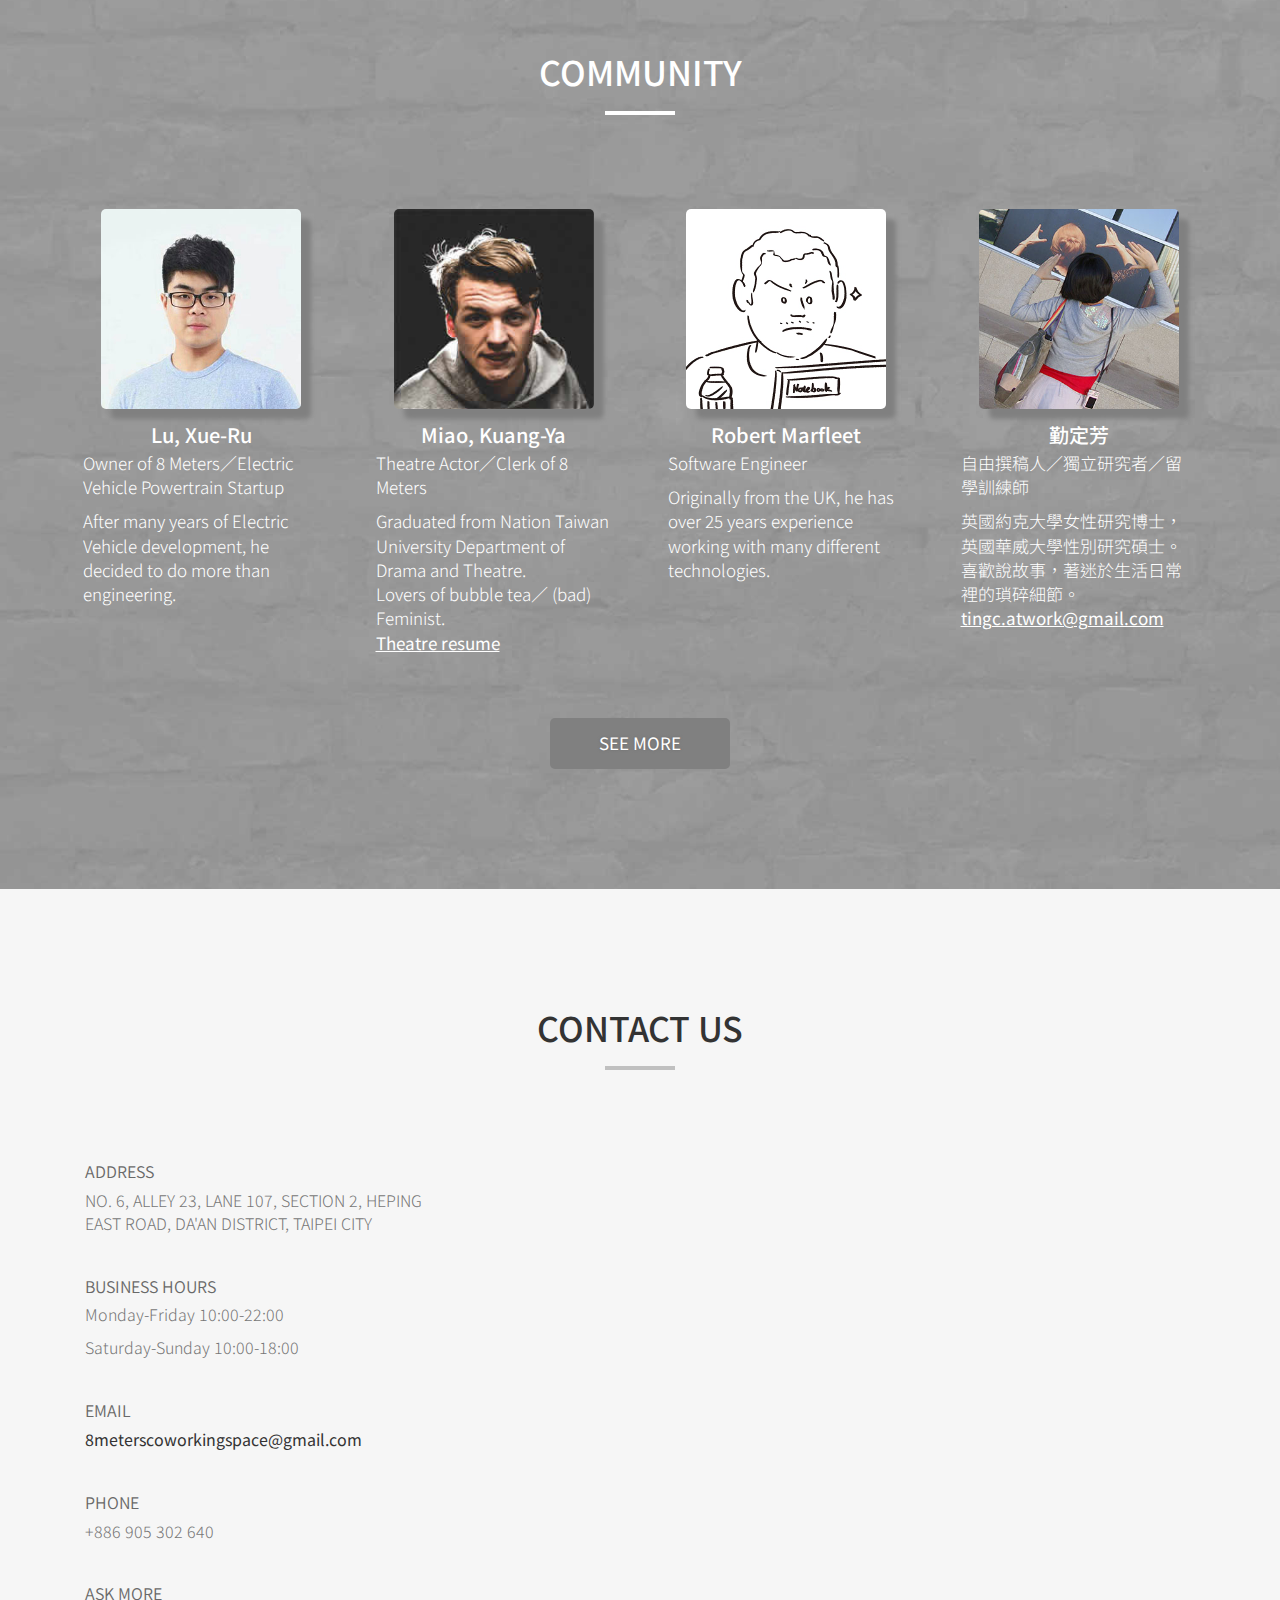
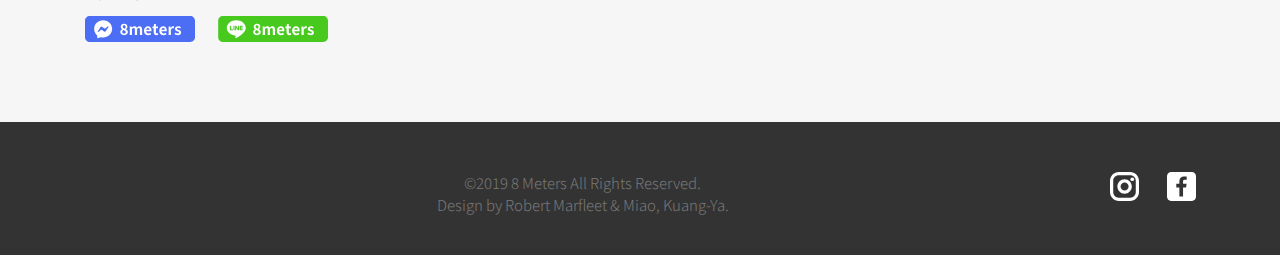
<file: src/index_en.html>
<!DOCTYPE html>
<html lang="en">

<head>
  <meta charset="utf-8" />
  <meta name="viewport" content="width=device-width, initial-scale=1" />
  <meta http-equiv="Content-Language" content="en" />
  <title>8 Meters Coworking Space</title>
  <meta name="description" content="8 Meters Coworking Space | Independent．Casual．Wonderful Workplace" />
  <meta name="keywords" content="coworking, coworking space, Taiwan, Taipei, Daan, Freelancer, Digital Nomad, Plugs, WiFi, Cafe, coffee" />
  <meta name="author" content="Robert Marfleet" />
  <meta name="author" content="苗廣雅" />
  
  <!-- For Google Search Console -->
  <meta name="google-site-verification" content="36rICjHvx2taeI1Wcp9jDv9qguqzdlAEmCYyNrQFwxA" />

  <!-- Favicons
    ================================================== -->
  <link rel="apple-touch-icon" sizes="180x180" href="/apple-touch-icon.png" />
  <!--
    <link rel="icon" type="image/png" sizes="32x32" href="/favicon-32x32.png" />
    <link rel="icon" type="image/png" sizes="16x16" href="/favicon-16x16.png" />
    -->
  <meta name="msapplication-TileColor" content="#da532c" />
  <meta name="theme-color" content="#ffffff" />

  <!-- Bootstrap -->
  <link rel="stylesheet" type="text/css" href="css/bootstrap.css" />
  <link rel="stylesheet" type="text/css" href="fonts/font-awesome/css/font-awesome.css" />

  <!-- Stylesheet
      ================================================== -->
  <link rel="stylesheet" type="text/css" href="css/style.css" />
  <link href="https://fonts.googleapis.com/css?family=Noto+Sans+TC&display=swap" rel="stylesheet" />
  
  <!-- Global site tag (gtag.js) - Google Analytics
  <script>
    window.dataLayer = window.dataLayer || [];
    function gtag() {
      dataLayer.push(arguments);
    }
    gtag("js", new Date());

    gtag("config", "UA-112467176-2");
  </script>-->

  <!-- Global site tag (gtag.js) - Google Analytics -->
  <script async src="https://www.googletagmanager.com/gtag/js?id=UA-112467176-2"></script>
  <script>
    window.dataLayer = window.dataLayer || [];
    function gtag() {
      dataLayer.push(arguments);
    }
    gtag("js", new Date());

    gtag("config", "UA-112467176-2");
  </script>




  <!-- 
      <style>
        /* Set the size of the div element that contains the map */
        #map {
          height: 400px; /* The height is 400 pixels */
          width: 100%; /* The width is the width of the web page */
        }
      </style>
  -->
  <!-- HTML5 shim and Respond.js for IE8 support of HTML5 elements and media queries -->
  <!-- WARNING: Respond.js doesn't work if you view the page via file:// -->
  <!--[if lt IE 9]>
        <script src="https://oss.maxcdn.com/html5shiv/3.7.2/html5shiv.min.js"></script>
        <script src="https://oss.maxcdn.com/respond/1.4.2/respond.min.js"></script>
      <![endif]-->
</head>

<body id="page-top" data-spy="scroll" data-target=".navbar-fixed-top">
  <!-- Navigation
      ==========================================-->
  <nav id="menu" class="navbar navbar-default navbar-fixed-top">
    <div class="container">
      <!-- Brand and toggle get grouped for better mobile display -->
      <div class="navbar-header">
        <button type="button" class="navbar-toggle collapsed" data-toggle="collapse"
          data-target="#bs-example-navbar-collapse-1">
          <span class="sr-only">Toggle navigation</span>
          <span class="icon-bar"></span> <span class="icon-bar"></span>
          <span class="icon-bar"></span>
        </button>
        <a class="navbar-brand" href="#page-top"><img src="img/icons/8 Meters.svg" class="img-logo"
            alt="8 Meters Coworking" /></a>
      </div>

      <!-- Collect the nav links, forms, and other content for toggling -->
      <div class="collapse navbar-collapse" id="bs-example-navbar-collapse-1">
        <ul class="nav navbar-nav navbar-right">
          <li>
            <a href="#about">About</a>
          </li>
          <li>
            <a href="#space">Space</a>
          </li>
          <li>
            <a href="#functions">Functions</a>
          </li>
          <li>
            <a href="#membership">Membership</a>
          </li>
          <li>
            <a href="#events">Events</a>
          </li>
          <li>
            <a href="#team">Community</a>
          </li>
          <li>
            <a href="#contact">Contact</a>
          </li>
          <li>
            <div>
              <a class="navbar-lang-current" href="index_en.html">EN</a> / <a href="index.html">臺</a> / <a
                href="index_jp.html">あ</a>
            </div>
          </li>
        </ul>
      </div>
      <!-- /.navbar-collapse -->
    </div>
  </nav>
  <!-- Header -->
  <header id="header">
    <div class="intro">
      <div class="overlay">
        <div class="container">
          <div class="row">
            <div class="intro-text">
              <h1>
                8 Meters
              </h1>
              <h2>Coworking Space</h2>
              <div class="announcement section-title center-block"></div>
              <a href="https://www.facebook.com/8meters" target="_blank"><img src="img/icons/SNS_fb.svg"
                  alt="8 Meters Facebook" /></a>
              <a href="https://www.instagram.com/8meterscoworkingspace" target="_blank"><img src="img/icons/SNS_ig.svg"
                  alt="8 Meters Instagram" /></a>
            </div>
          </div>
        </div>
      </div>
    </div>
  </header>
  <!-- About Section -->
  <div id="about">
    <div class="container">
      <div class="section-title text-center center">
        <h2>
          About
        </h2>
        <hr />
      </div>
      <div class="row">
        <div class="col-xs-12 col-md-6 text-center">
          <img src="img/ABOUT_8METERS.jpg" class="img-responsive" alt="" />
        </div>
        <div class="col-xs-12 col-md-6">
          <div class="about-text">
            <p>
              Looking for a cosy space to work? 8 Meters is here for you.
            </p>
            <p>
              It is an independent co-working space that is ideal for business start-ups, freelance works, dissertation
              writing, and studying.
            </p>
            <p>
              It may look not so spacious, but it provides everything you need.
              Our team is devoted to make 8 Meters a warm and welcoming place for all workers.
              We have the space, the chairs, the washitsu, and a small garden.
              We provide coffee and some other beverages.
              We also sell books. Not the latest but certainly the significant.
            </p>
            <p>
              We are 8 Meters Co-working Space.
            </p>
          </div>
        </div>
      </div>
    </div>
  </div>
  <!-- Space Section -->
  <div id="space">
    <div class="container">
      <div class="col-md-10 col-md-offset-1 section-title text-center">
        <h2>
          <span>Space</span>
        </h2>
        <hr />
      </div>
      <div class="row">
        <div class="col-xs-12 col-sm-4 space">
          
          <a href="https://drive.google.com/open?id=1GDsCm-8JSSzYvhtbxeYF0INUG_1sEAUj"
            target="_blank"><img src="img/SPACE_1.jpg" class="img-responsive" alt="8 Meters Working Space" />
          </a>

          <h3>
            Working Area
          </h3>
          <p>• 1 Shared big desk, 2 small desks and 6 counter seats. (The interior design may make it look like a Café
            but it is not!)</p>
          <p>
            • Unlimited high-speed WiFi and a lot of sockets (seriously, a lot!)
          </p>
          <p>
            • There is a projector, a 50 inches screen, and a multi-function printer for your work (or procrastination).
          </p>
          <p>
            • No worries about your belongings. Lockers are available.
          </p>
          <p>
            • Casual display shelf
          </p>
          <p>
            • One clerk who is always willing to help. If you are lucky enough you will meet our shop owner who enjoys
            chatting. Feel free to stop him if you want to concentrate on your work though.
          </p>
          <p>
           　　
          </p>
        </div>
        <div class="col-xs-12 col-sm-4 space">
          
          <a href="https://drive.google.com/open?id=1GDsCm-8JSSzYvhtbxeYF0INUG_1sEAUj"
            target="_blank"><img src="img/SPACE_2.jpg" class="img-responsive" alt="8 Meters Working Space" />
          </a>

          <h3>
            Meeting Room
          </h3>
          <p>
            • 2 medium-sized desks which can be re-arranged.
          </p>
          <p>
            • Easy-peasy folded chairs.
          </p>
          <p>
            • 1 big whiteboard (ideal for group brainstorming or a graffiti battle!)
          </p>
          <p>
            • 1 big TV monitor
          </p>
          <p>
            • Couches to lean on.
          </p>
          <p>
            　　
          </p>
        </div>
        <div class="col-xs-12 col-sm-4 space">
          
        <a href="https://drive.google.com/open?id=1GDsCm-8JSSzYvhtbxeYF0INUG_1sEAUj"
          target="_blank"><img src="img/SPACE_3.jpg" class="img-responsive" alt="8 Meters Working Space" />
        </a>

          <h3>
            Watshisu
          </h3>
          <p>
            • Two large bean bags
          </p>
          <p>
            • One energy-saving and romantic moon light (not moonlight!)
          </p>
          <p>
            • 8 Meters Book Collection to help you escape from your job (temporarily)
          </p>
          <p>
            Note: Feel free to use this little room to relax your body and soul. We do have one rule though. Food and
            drinks are not allowed in the watshitsu.
          </p>
          <p>
            　　
          </p>
        </div>
      </div>
    </div>
  </div>

  <!-- Functions Section -->
  <div id="functions">
    <div class="container">
      <div class="col-md-10 col-md-offset-1 section-title text-center">
        <h2>
          <span>Functions</span>
        </h2>
        <hr />
      </div>
      <div class="row">
        <div class="col-xs-6 col-md-2 functions">
          <img src="img/icons/FUNCTIONS1.svg" class="img-responsive" alt="Wifi" />
          <h3>
            Fast internet
          </h3>
        </div>
        <div class="col-xs-6 col-md-2 functions">
          <img src="img/icons/FUNCTIONS2.svg" class="img-responsive" alt="Printer" />
          <h3>
            Scan & print
          </h3>
        </div>
        <div class="col-xs-6 col-md-2 functions">
          <img src="img/icons/FUNCTIONS3.svg" class="img-responsive" alt="Lockers" />
          <h3>
            Lockers
          </h3>
        </div>
        <div class="col-xs-6 col-md-2 functions">
          <img src="img/icons/FUNCTIONS4.svg" class="img-responsive" alt="Music" />
          <h3>
            Speakers
          </h3>
        </div>

        <div class="col-xs-6 col-md-2 functions">
          <img src="img/icons/FUNCTIONS5.svg" class="img-responsive" alt="Projector" />
          <h3>
            Projection equipment
          </h3>
        </div>
        <div class="col-xs-6 col-md-2 functions">
          <img src="img/icons/FUNCTIONS6.svg" class="img-responsive" alt="Reading Room" />
          <h3>
            Books to read & books to sell
          </h3>
        </div>
        <div class="col-xs-6 col-md-2 functions">
          <img src="img/icons/FUNCTIONS7.svg" class="img-responsive" alt="Refrigerator" />
          <h3>
            Refrigerator
          </h3>
        </div>
        <div class="col-xs-6 col-md-2 functions">
          <img src="img/icons/FUNCTIONS8.svg" class="img-responsive" alt="Microwave" />
          <h3>
            Microwave
          </h3>
        </div>
        <div class="col-xs-6 col-md-2 functions">
          <img src="img/icons/FUNCTIONS9.svg" class="img-responsive" alt="Outside food allowed" />
          <h3>
            Outside food allowed
          </h3>
        </div>
        <div class="col-xs-6 col-md-2 functions">
          <img src="img/icons/FUNCTIONS10.svg" class="img-responsive" alt="Mail" />
          <h3>
            Mail receiving service
          </h3>
        </div>
        <div class="col-xs-6 col-md-2 functions">
          <img src="img/icons/FUNCTIONS11.svg" class="img-responsive" alt="Free Drinks" />
          <h3>
            Free beverages
          </h3>
        </div>
      </div>
    </div>
  </div>

  <!-- Membership Section -->
  <div id="membership">
    <div class="container">
      <div class="col-md-10 col-md-offset-1 section-title text-center">
        <h2>
          <span>Membership</span>
        </h2>
        <hr />
      </div>
      <div class="row">
        <div class="col-xs-12 col-md-4 functions">
          <a href="https://docs.google.com/forms/d/e/1FAIpQLSfLZip360eNVyqKNpy0DPt0-VjAzj-JlN9NBQ-oq-pn8h84CQ/viewform"
            target="_blank"><img src="img/membership/EN_membership-1.png" class="img-responsive"
              alt="8 Meters Rate 1" /></a>

        </div>
        <div class="col-xs-12 col-md-4 functions">
          <a href="https://docs.google.com/forms/d/e/1FAIpQLSfLZip360eNVyqKNpy0DPt0-VjAzj-JlN9NBQ-oq-pn8h84CQ/viewform"
            target="_blank"><img src="img/membership/EN_membership-2.png" class="img-responsive"
              alt="8 Meters Rate 2" /></a>
        </div>
        <div class="col-xs-12 col-md-4 functions">
          <a href="https://docs.google.com/forms/d/e/1FAIpQLSfLZip360eNVyqKNpy0DPt0-VjAzj-JlN9NBQ-oq-pn8h84CQ/viewform"
            target="_blank"><img src="img/membership/EN_membership-3.png" class="img-responsive"
              alt="8 Meters Rate 3" /></a>
        </div>
        <div class="w-100"></div>
        <div class="col-xs-12 col-md-4 functions">
          <img src="img/membership/EN_membership-4.png" class="img-responsive" alt="8 Meters Rate 4" />
        </div>
        <div class="col-xs-12 col-md-4 functions">
          <img src="img/membership/EN_membership-5.png" class="img-responsive" alt="8 Meters Rate 5" />
        </div>
        <div class="col-xs-12 col-md-4 functions">
          <img src="img/membership/EN_membership-6.png" class="img-responsive" alt="8 Meters Rate 6" />
        </div>
      </div>
    </div>
  </div>

  <!-- Events -->
  <div id="events">
    <div class="events">
      <div class="events-flex">
        <h2>Events</h2>
        <span class="events-triangle"></span>
        <a href="https://www.facebook.com/pg/8meters/events" target="_blank"><img src="img/icons/SNS_fb.svg"
            alt="8 Meters Events Facebook" /></a>
      </div>
    </div>
  </div>

  <!-- Team Section -->
  <div id="team" class="text-center">
    <div class="overlay">
      <div class="container">
        <div class="col-md-8 col-md-offset-2 section-title">
          <h2>
            <span>Community</span>
          </h2>
          <hr />
        </div>
        <div class="row">
          <div class="col-md-3 col-sm-6 team">
            <div class="thumbnail">
              <img src="img/team/00.jpg" alt="..." class="team-img" />
              <div class="caption">
                <h3>
                  Lu, Xue-Ru
                </h3>
                <p class="text-left">
                  Owner of 8 Meters／Electric Vehicle Powertrain Startup
                </p>
                <p class="text-left">
                  After many years of Electric Vehicle development, he decided to do more than engineering.
                </p>
              </div>
            </div>
          </div>
          <div class="col-md-3 col-sm-6 team">
            <div class="thumbnail">
              <img src="img/team/02.jpg" alt="..." class="img-circle team-img" />
              <div class="caption">
                <h3>
                  Miao, Kuang-Ya
                </h3>
                <p class="text-left">
                  Theatre Actor／Clerk of 8 Meters
                </p>
                <p class="text-left">
                  Graduated from Nation Taiwan University Department of Drama and Theatre.<br />
                  Lovers of bubble tea／ (bad) Feminist.<br />
                  <a href="https://reurl.cc/o4DMQ" style="color:#FFFFFF; text-decoration:underline;" target="_blank" >
                    Theatre resume
                  </a>
                </p>
              </div>
            </div>
          </div>
          <div class="col-md-3 col-sm-6 team">
            <div class="thumbnail">
              <img src="img/team/03.jpg" alt="..." class="img-circle team-img" />
              <div class="caption">
                <h3>
                  Robert Marfleet
                </h3>
                <p class="text-left">
                  Software Engineer
                </p>
                <p class="text-left">
                  Originally from the UK, he has over 25 years experience working with many different technologies.
                </p>
              </div>
            </div>
          </div>
          <div class="col-md-3 col-sm-6 team">
            <div class="thumbnail">
              <img src="img/team/04.jpg" alt="..." class="team-img" />
              <div class="caption">
                <h3>
                  勤定芳
                </h3>
                <p class="text-left">
                  自由撰稿人／獨立研究者／留學訓練師
                </p>
                <p class="text-left">
                  英國約克大學女性研究博士，英國華威大學性別研究碩士。<br />
                  喜歡說故事，著迷於生活日常裡的瑣碎細節。<br />
                  <a href="mailto:tingc.atwork@gmail.com" style="color:#FFFFFF; text-decoration:underline;" target="_blank" >
                    tingc.atwork@gmail.com
                  </a>
                </p>
              </div>
            </div>
          </div>
        </div>

        <div id="hiddenmembers" class="collapse">
          <div class="row">
            <div class="col-md-3 col-sm-6 team">
              <div class="thumbnail">
                <img src="img/team/05.png" alt="..." class="img-circle team-img" />
                <div class="caption">
                  <h3>
                    黃瀚嶢
                  </h3>
                  <p class="text-left">
                    自然生態圖文創作者／永和社區大學《生態面面觀》課程講師
                  </p>
                  <p class="text-left">
                    從事環境教育工作超過10年。<br />
                    著作包含兒童繪本《圍籬上的小黑點》，生態書籍《野地之眼》、《霧林蛾書》等。<br />
                  </p>
                </div>
              </div>
            </div>
            <div class="col-md-3 col-sm-6 team">
              <div class="thumbnail">
                <img src="img/team/06.jpg" alt="..." class="img-circle team-img" />
                <div class="caption">
                  <h3>
                    郭宇庭
                  </h3>
                  <p class="text-left">
                    劇場／影視製作人
                  </p>
                  <p class="text-left">
                    國立政治大學民族學系畢業。<br />
                    專案執行經驗多元，劇場、視覺藝術、紀錄片及影視製作等。<br />
                    重要經歷包含：公視新創紀實短片《尋找奧斯曼》、白晝之夜及MOD微電影創作大賽《辮子》。<br />
                  </p>
                </div>
              </div>
            </div>
            <div class="col-md-3 col-sm-6 team">
              <div class="thumbnail">
                <img src="img/team/07.jpg" alt="..." class="img-circle team-img" />
                <div class="caption">
                  <h3>
                    鍾旻瑞
                  </h3>
                  <p class="text-left">
                    作家／編劇／導演
                  </p>
                  <p class="text-left">
                    國立政治大學廣播電視學系畢業。<br />
                    畢業後仍持續創作，投入劇情片拍攝及劇本寫作。<br />
                    第十一屆林榮三文學獎小說首獎，為歷屆最年輕得主。<br />
                    著有短篇小說集《觀看流星的正確方式》。<br />
                  </p>
                </div>
              </div>
            </div>
            <div class="col-md-3 col-sm-6 team">
              <div class="thumbnail">
                <img src="img/team/08.jpg" alt="..." class="team-img" />
                <div class="caption">
                  <h3>
                    Hui-Ting
                  </h3>
                  <p class="text-left">
                    INGO campaigner based in Taipei.
                  </p>
                  <p class="text-left">
                    vegan, activist, believer of animal rights, human rights and environmentalism.<br />
                  </p>
                </div>
              </div>
            </div>
          </div>

          <div class="row">
            <div class="col-md-3 col-sm-6 team">
              <div class="thumbnail">
                <img src="img/team/09.jpg" alt="..." class="img-circle team-img" />
                <div class="caption">
                  <h3>
                    阿泰
                  </h3>
                  <p class="text-left">
                    手沖咖啡師／週末進駐八米
                  </p>
                  <p class="text-left">
                    一個熱愛沖煮咖啡的人。<br />
                    喜歡酸香甘甜的咖啡風味，細細品嚐每杯咖啡帶來的不同感受。<br />
                    生命太短、好咖難尋。<br />
                    <a href="https://www.facebook.com/aciditykaffa/" style="color:#FFFFFF; text-decoration:underline;" target="_blank" >
                      Facebook：aciditykaffa
                    </a>
                  </p>
                </div>
              </div>
            </div>
            <div class="col-md-3 col-sm-6 team">
              <div class="thumbnail">
                <img src="img/team/10.jpg" alt="..." class="img-circle team-img" />
                <div class="caption">
                  <h3>
                    Chris Yuan
                  </h3>
                  <p class="text-left">
                    Honorary Research Fellow in History
                  </p>
                  <p class="text-left">
                    PhD in History (The University of Queensland, Australia).<br />
                    Modern Chinese History, Asian Studies, Cultural Studies, Film and Popular Culture, Overseas Chinese Studies.<br />
                    <a href="https://hapi.uq.edu.au/profile/2308/chris-yuan" style="color:#FFFFFF; text-decoration:underline;" target="_blank" >
                      Research Resume
                    </a>
                  </p>
                </div>
              </div>
            </div>
            <div class="col-md-3 col-sm-6 team">
              <div class="thumbnail">
                <img src="img/team/11.jpg" alt="..." class="img-circle team-img" />
                <div class="caption">
                  <h3>
                    鄒佳晶
                  </h3>
                  <p class="text-left">
                    菲律賓新住民二代／新移民議題工作者
                  </p>
                  <p class="text-left">
                    《蘭後》、《巴丹島尋根之旅》專案主持人。<br />
                    《家，2340公里的尋根之旅》紀錄片導演。<br />
                    繪本《你不要忘記我》、舞台劇《蘭語》《神奇的椰子壺》共同創作者。<br />
                    熱愛蘭嶼及多元文化，期望透過行動讓台灣變得更加美好！<br />
                  </p>
                </div>
              </div>
            </div>
            <div class="col-md-3 col-sm-6 team">
              <div class="thumbnail">
                <img src="img/team/12.jpg" alt="..." class="team-img" />
                <div class="caption">
                  <h3>
                    梁凱翔
                  </h3>
                  <p class="text-left">
                    產品企劃行銷／一隻一事無成的貓
                  </p>
                  <p class="text-left">
                    什麼事情都只會一點點知道一點點。<br />
                    喜歡在自介上寫「層層疊疊蹦出新口味」。<br />
                    人生像是層層疊疊的蛋糕，每天都層層疊疊出今天你見到的他。<br />
                    然後你可以吃吃看<br />
                    （ 疑？我是說，你可以跟他聊聊，因為每天吃到的他或許口味都不同）<br />
                    -<br />
                    喔對了！<br />
                    是那種「就蹭一下抱抱然後轉身回去自己的角落繼續孤僻」的貓喔。<br />
                  </p>
                </div>
              </div>
            </div>
          </div>

          <div class="row">
            <div class="col-md-3 col-sm-6 team">
              <div class="thumbnail">
                <img src="img/team/13.jpg" alt="..." class="team-img" />
                <div class="caption">
                  <h3>
                    Tony Yang
                  </h3>
                  <p class="text-left">
                    Postgraduate student in Climate Change／Society, Ecology Observer
                  </p>
                  <p class="text-left">
                    總是點子很多，喜歡觀察社會、思考如何能讓世界變得更好。<br />
                    目標是逃離異化的工作環境，在匆忙的社會中找到自己的生活棲位。<br />
                  </p>
                </div>
              </div>
            </div>

          </div>
        </div>
        <div class="text-center">
          <button id="btnTeam" type="button" class="btn btn-custom btn-lg section-title collapsed"
            data-toggle="collapse" data-target="#hiddenmembers">
          </button>
        </div>
      </div>
    </div>
  </div>
  </div>
  
  <!-- Contact Section -->
  <div id="contact">
    <div class="container">
      <div class="section-title text-center">
        <h2>
          Contact Us
        </h2>
        <hr />
      </div>
      <div class="col-md-4">
        <div class="contact-item">
          <span>Address</span>
          <p>
            NO. 6, ALLEY 23, LANE 107, SECTION 2, HEPING EAST ROAD, DA'AN DISTRICT, TAIPEI CITY
          </p>
        </div>
        <div class="contact-item">
          <span>Business hours</span>
          <p>
            Monday-Friday 10:00-22:00
          </p>
          <p>
            Saturday-Sunday 10:00-18:00
          </p>
        </div>
        <div class="contact-item">
          <span>Email</span>
          <p>
            <a href="mailto:8meterscoworkingspace@gmail.com" target="_blank">8meterscoworkingspace@gmail.com</a>
          </p>
        </div>
        <div class="contact-item">
          <span>Phone</span>
          <p>+886 905 302 640</p>
        </div>
        <div class="contact-item">
          <span>ASK MORE</span>
          <div class="contact-askmore">
            <a href="https://m.me/8meters" target="_blank"><img src="img/icons/ContactUs_Messenger.svg"
                alt="8 Meters Messenger" /></a>
            <a href="https://line.me/ti/p/hgA_fAIRJg" target="_blank"><img src="img/icons/ContactUs_LINE.svg"
                alt="8 Meters Line" /></a>
          </div>
        </div>
      </div>
      <div class="col-md-4">
        <iframe title="8 Meters Google Maps Location"
          src="https://www.google.com/maps/embed?pb=!1m18!1m12!1m3!1d3615.2350324885806!2d121.53846011516274!3d25.026096683976153!2m3!1f0!2f0!3f0!3m2!1i1024!2i768!4f13.1!3m3!1m2!1s0x3442aa2964f31c8b%3A0xd66909984fc748fe!2z5YWr57Gz5YWx5ZCM5bel5L2c56m66ZaTIDggTWV0ZXJzIENvd29ya2luZyBTcGFjZQ!5e0!3m2!1sen!2stw!4v1552459106500"
          width="100%" height="500" frameborder="0" style="border:0" allowfullscreen>
        </iframe>
      </div>
      <div class="col-md-4">
        <iframe title="8 Meters Facebook Timeline"
          src="https://www.facebook.com/plugins/page.php?href=https%3A%2F%2Fwww.facebook.com%2F8meters&tabs=timeline&width=340&height=500&small_header=false&adapt_container_width=true&hide_cover=false&show_facepile=true&appId"
          width="100%" height="500" style="border:none;overflow:hidden" scrolling="no" frameborder="0"
          allowTransparency="true" allow="encrypted-media"></iframe>
      </div>
    </div>
  </div>
  <div id="footer">
    <div class="container text-center">
      <div class="social">
        <ul>
            <li>
              ©2019 8 Meters All Rights Reserved.<br />Design by Robert Marfleet & Miao, Kuang-Ya.
            </li>
          <li>
            <a href="https://www.facebook.com/8meters" target="_blank"><img src="img/icons/SNS_fb.svg"
                alt="8 Meters Facebook" /></a>
          </li>
          <li>
            <a href="https://www.instagram.com/8meterscoworkingspace" target="_blank"><img src="img/icons/SNS_ig.svg"
                alt="8 Meters Instagram" /></a>
          </li>
        </ul>
      </div>
    </div>
  </div>
  <script type="text/javascript" src="js/jquery.1.11.1.js"></script>
  <script type="text/javascript" src="js/bootstrap.js"></script>
  <script type="text/javascript" src="js/jquery.isotope.js"></script>
  <script type="text/javascript" src="js/jqBootstrapValidation.js"></script>
  <script type="text/javascript" src="js/main.js"></script>
  <script src="https://smtpjs.com/v3/smtp.js"></script>
  <script>
    document.addEventListener("DOMContentLoaded", function () {
      var lazyloadImages = document.querySelectorAll("img.lazy");
      var lazyloadThrottleTimeout;

      function lazyload() {
        if (lazyloadThrottleTimeout) {
          clearTimeout(lazyloadThrottleTimeout);
        }

        lazyloadThrottleTimeout = setTimeout(function () {
          var scrollTop = window.pageYOffset;
          lazyloadImages.forEach(function (img) {
            if (img.offsetTop < window.innerHeight + scrollTop) {
              img.src = img.dataset.src;
              img.classList.remove("lazy");
            }
          });
          if (lazyloadImages.length == 0) {
            document.removeEventListener("scroll", lazyload);
            window.removeEventListener("resize", lazyload);
            window.removeEventListener("orientationChange", lazyload);
          }
        }, 20);
      }

      document.addEventListener("scroll", lazyload);
      window.addEventListener("resize", lazyload);
      window.addEventListener("orientationChange", lazyload);
    });
  </script>
</body>

</html>
</file>
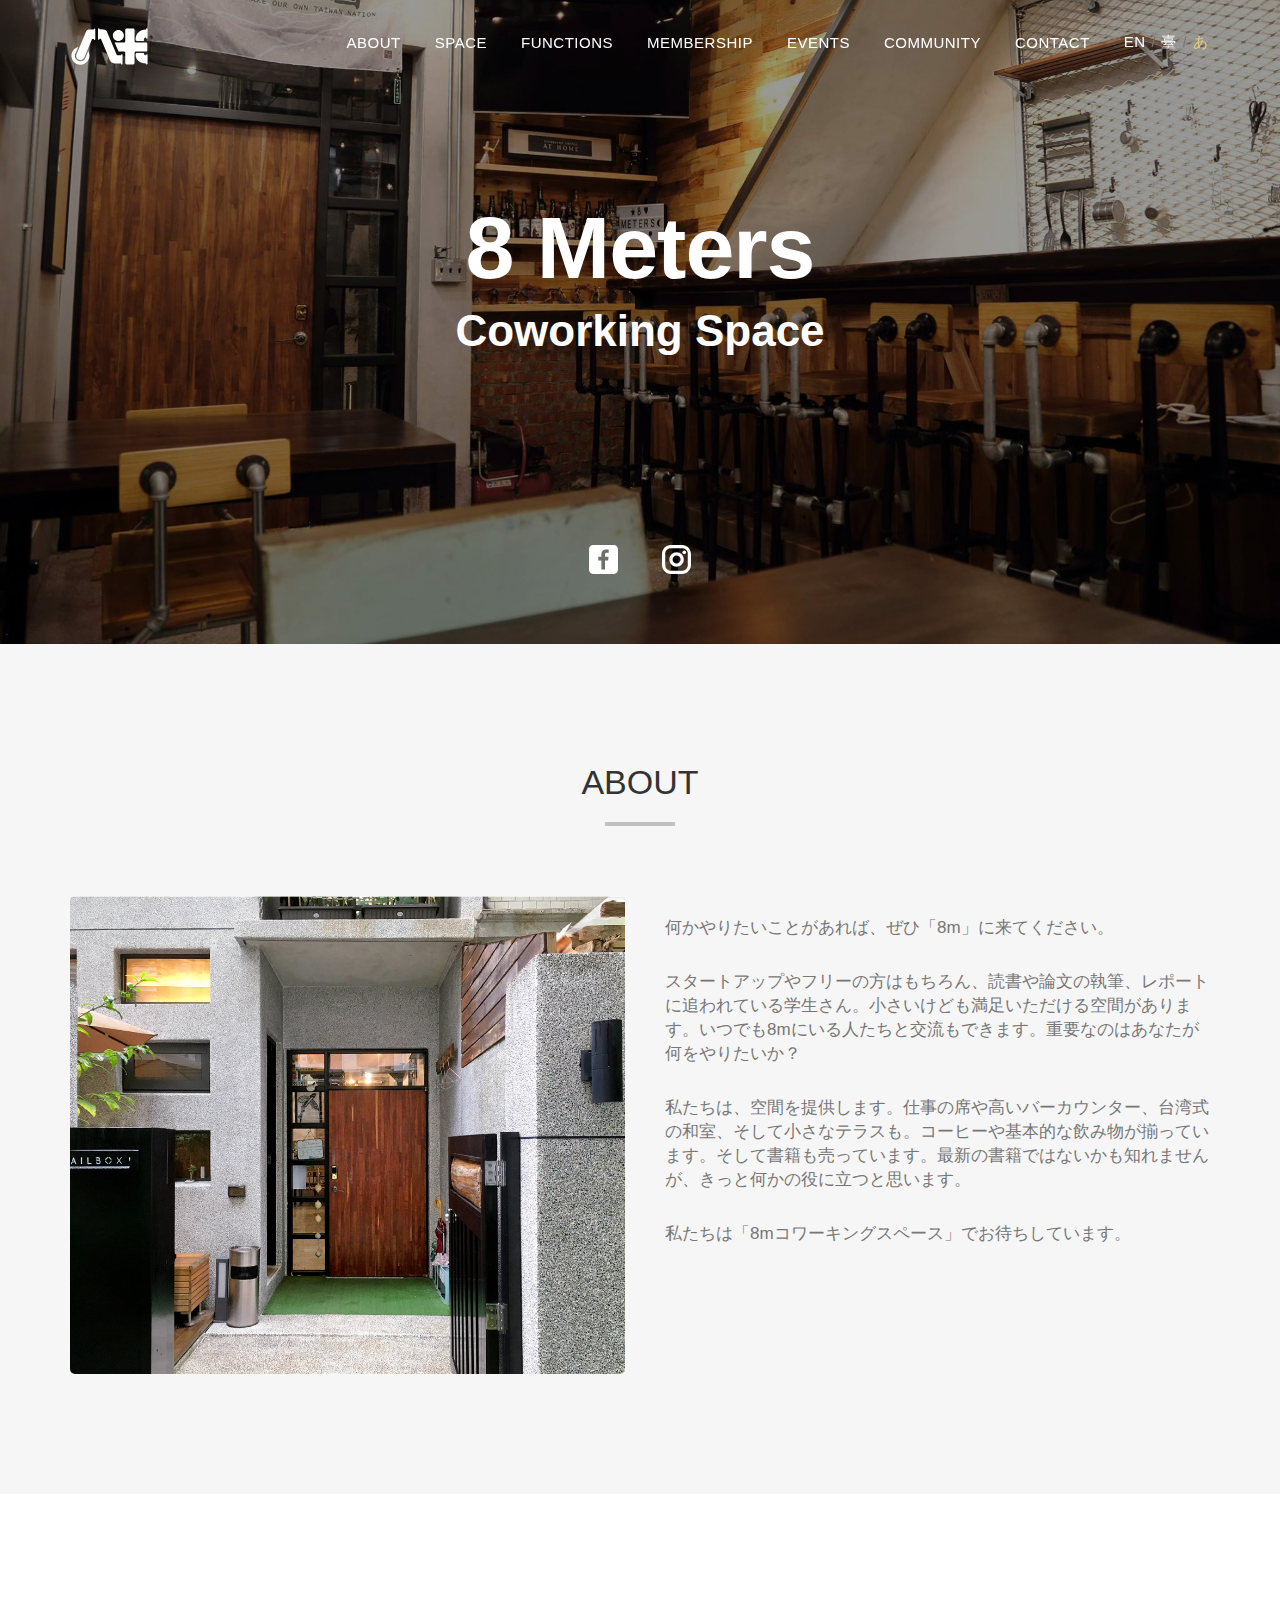
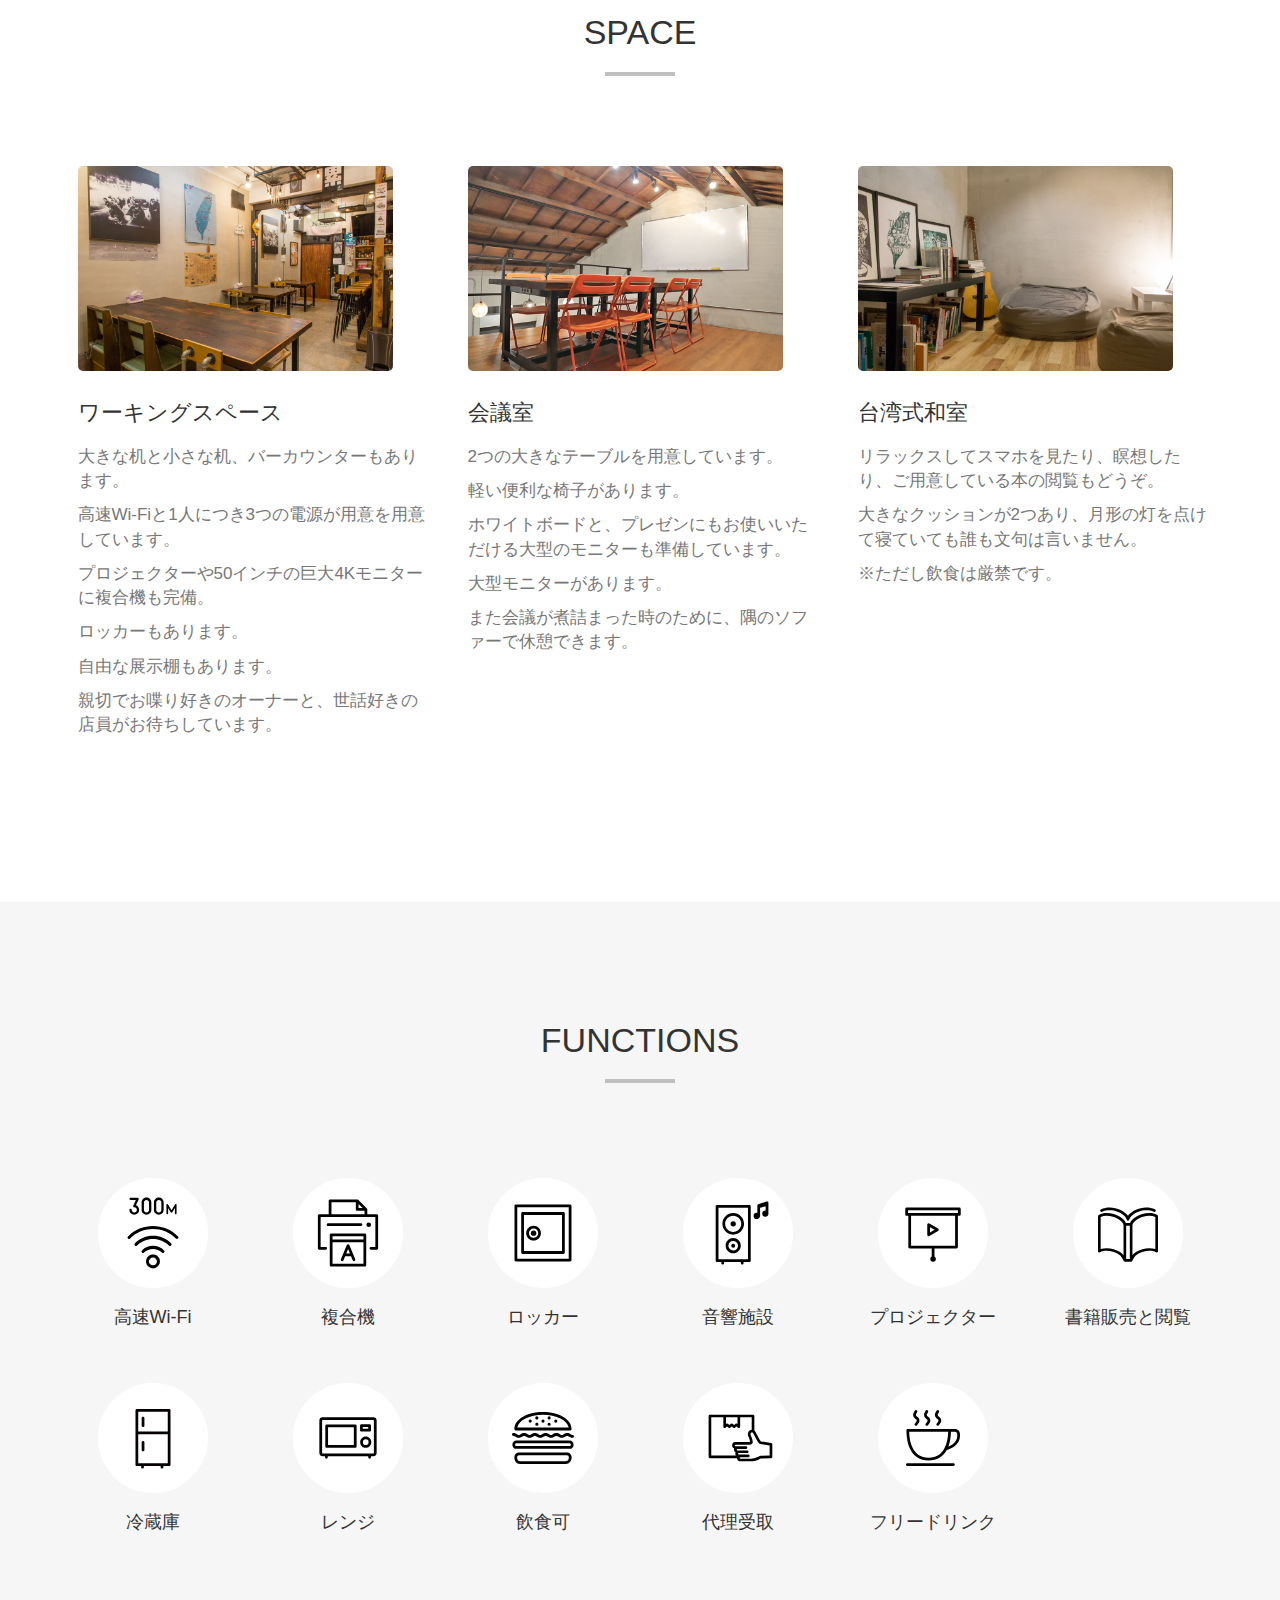
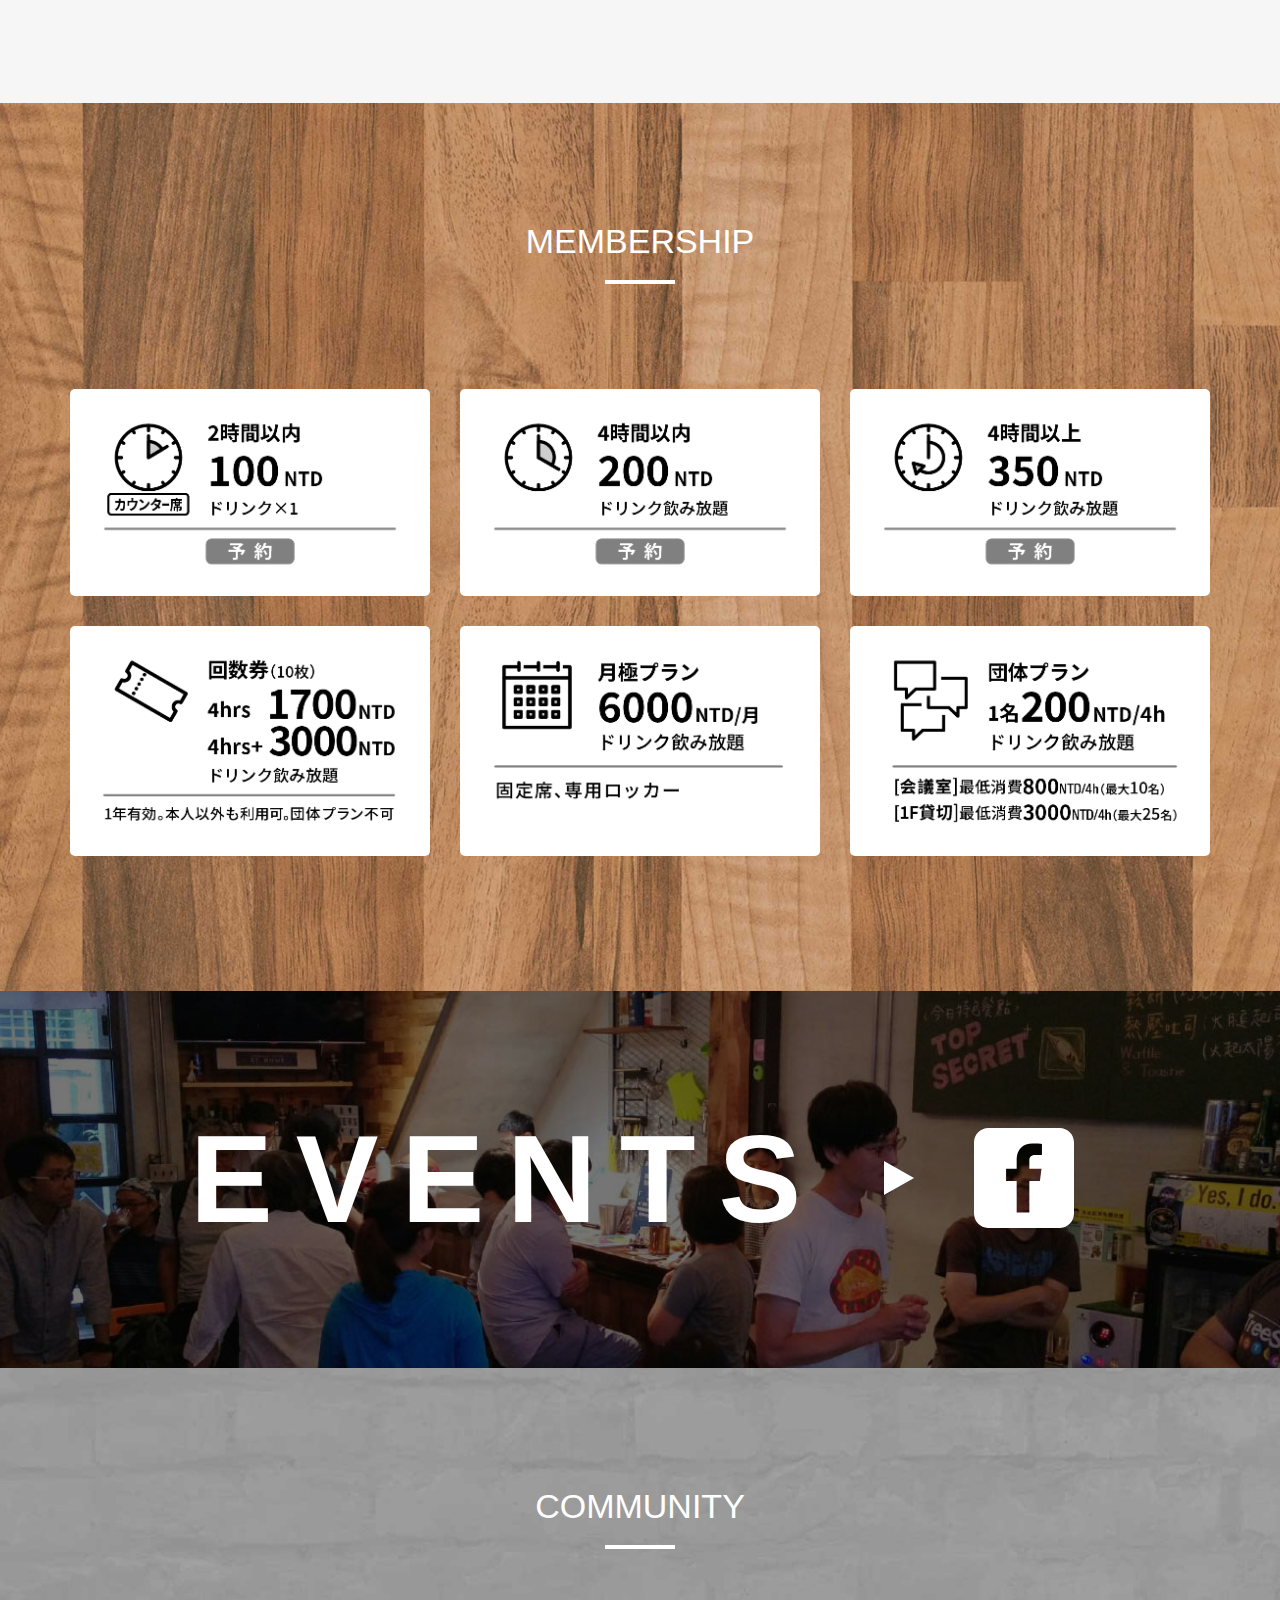
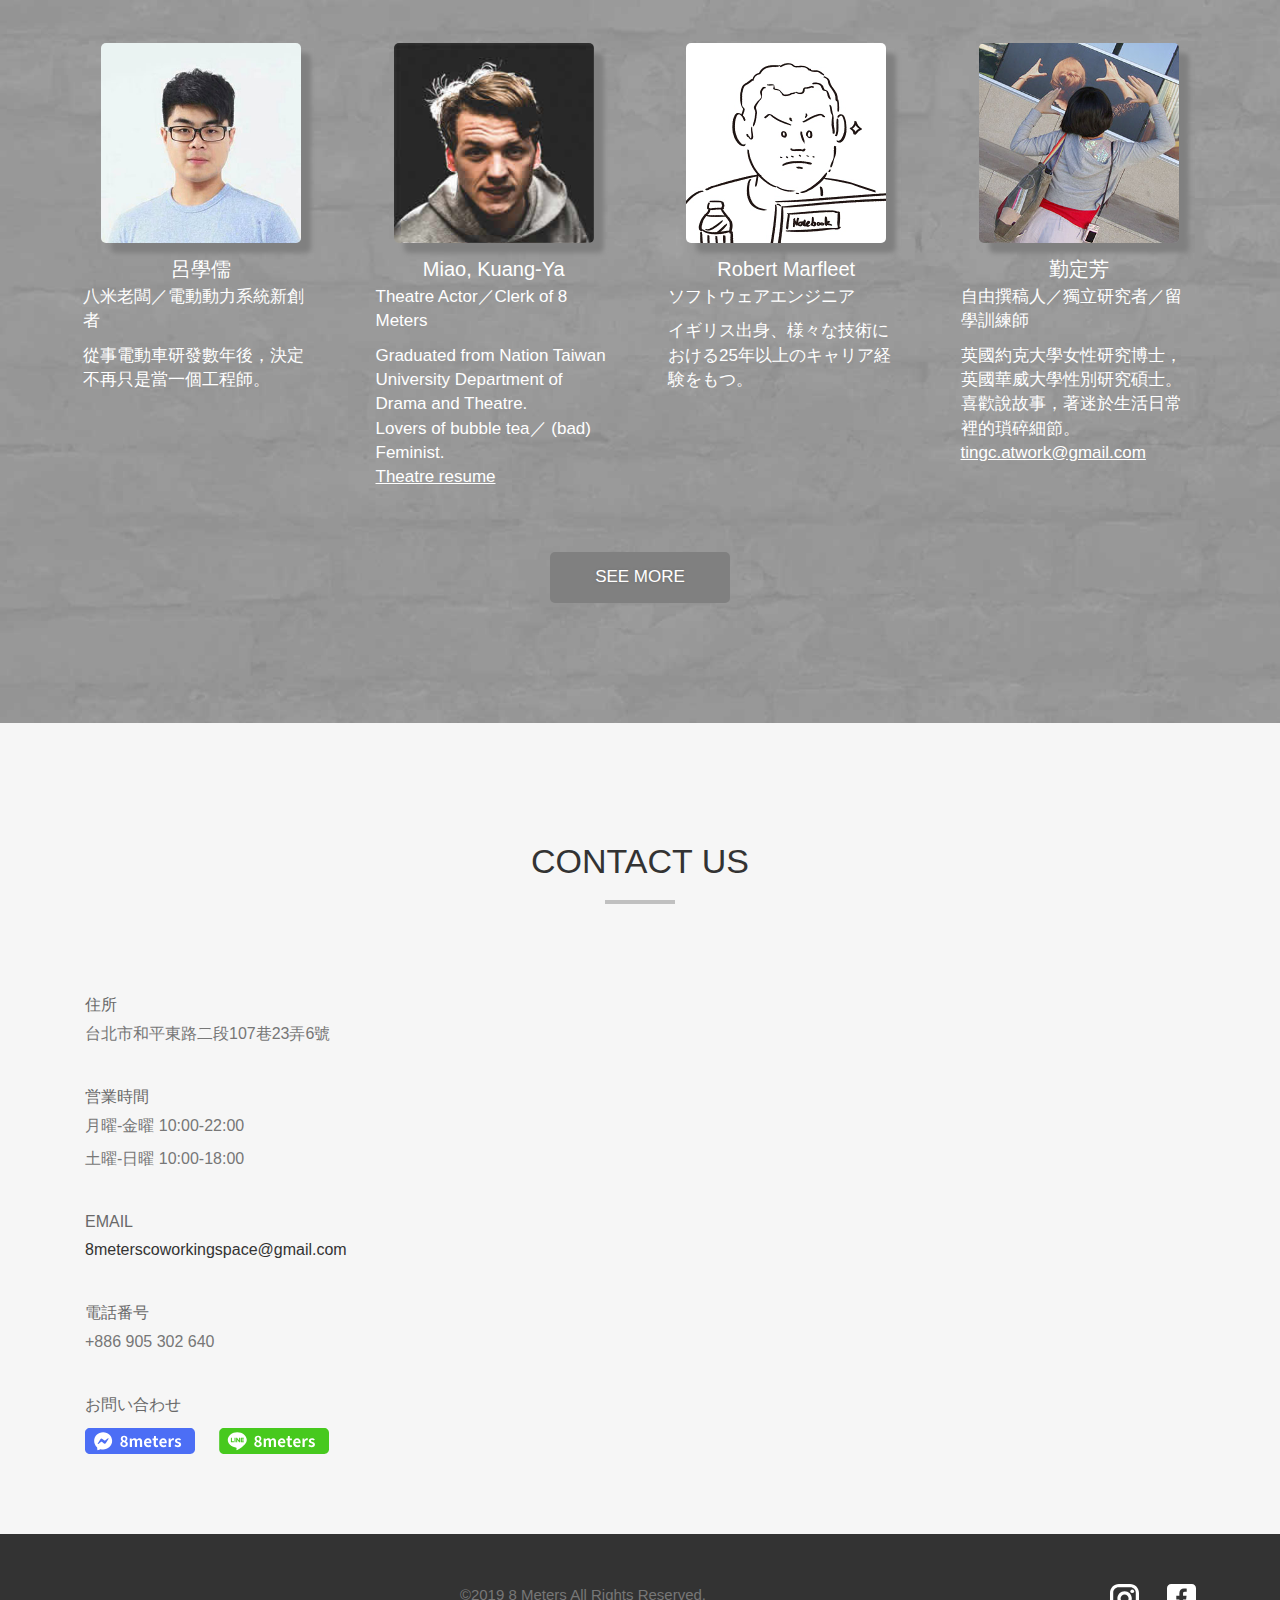
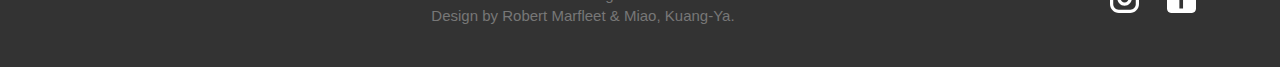
<file: src/index_jp.html>
<!DOCTYPE html>
<html lang="ja">

<head>
  <meta charset="utf-8" />
  <meta name="viewport" content="width=device-width, initial-scale=1" />
  <meta http-equiv="Content-Language" content="ja" />
  <title>8 Meters コワーキングスペース</title>
  <meta name="description" content="8 Meters コワーキングスペース | 個人経営、気軽さ、仕事しやすさ" />
  <meta name="keywords" content="コワーキングスペース, レンタル オフィス, 仕事, 台北, 台湾, コンセント カフェ, Wifi, ワイファイ, コワーキング, ノマドカフェ, ノマドワーカー, ノマドワーク" />
  <meta name="author" content="Robert Marfleet" />
  <meta name="author" content="苗廣雅" />
  
  <!-- For Google Search Console -->
  <meta name="google-site-verification" content="36rICjHvx2taeI1Wcp9jDv9qguqzdlAEmCYyNrQFwxA" />

  <!-- Favicons
    ================================================== -->
  <link rel="apple-touch-icon" sizes="180x180" href="/apple-touch-icon.png" />
  <!--
  <link rel="icon" type="image/png" sizes="32x32" href="/favicon-32x32.png" />
  <link rel="icon" type="image/png" sizes="16x16" href="/favicon-16x16.png" />
  -->
  <meta name="msapplication-TileColor" content="#da532c" />
  <meta name="theme-color" content="#ffffff" />

  <!-- Bootstrap -->
  <link rel="stylesheet" type="text/css" href="css/bootstrap.css" />
  <link rel="stylesheet" type="text/css" href="fonts/font-awesome/css/font-awesome.css" />

  <!-- Stylesheet
    ================================================== -->
  <link rel="stylesheet" type="text/css" href="css/style.css" />
  <link href="https://fonts.googleapis.com/css?family=Noto+Sans+TC&display=swap" rel="stylesheet" />

  <!-- Global site tag (gtag.js) - Google Analytics -->
  <script async src="https://www.googletagmanager.com/gtag/js?id=UA-112467176-2"></script>
  <script>
    window.dataLayer = window.dataLayer || [];
    function gtag() {
      dataLayer.push(arguments);
    }
    gtag("js", new Date());

    gtag("config", "UA-112467176-2");
  </script>

  <!-- 
    <style>
      /* Set the size of the div element that contains the map */
      #map {
        height: 400px; /* The height is 400 pixels */
        width: 100%; /* The width is the width of the web page */
      }
    </style>
-->
  <!-- HTML5 shim and Respond.js for IE8 support of HTML5 elements and media queries -->
  <!-- WARNING: Respond.js doesn't work if you view the page via file:// -->
  <!--[if lt IE 9]>
      <script src="https://oss.maxcdn.com/html5shiv/3.7.2/html5shiv.min.js"></script>
      <script src="https://oss.maxcdn.com/respond/1.4.2/respond.min.js"></script>
    <![endif]-->
    <!-- Overwrite font from style.css for Japanese font -->
  <style>
    body, html {
      font-family: "Noto Sans JP", sans-serif;
    }
  </style>
</head>

<body id="page-top" data-spy="scroll" data-target=".navbar-fixed-top">
  <!-- Navigation
    ==========================================-->
  <nav id="menu" class="navbar navbar-default navbar-fixed-top">
    <div class="container">
      <!-- Brand and toggle get grouped for better mobile display -->
      <div class="navbar-header">
        <button type="button" class="navbar-toggle collapsed" data-toggle="collapse"
          data-target="#bs-example-navbar-collapse-1">
          <span class="sr-only">Toggle navigation</span>
          <span class="icon-bar"></span> <span class="icon-bar"></span>
          <span class="icon-bar"></span>
        </button>
        <a class="navbar-brand" href="#page-top"><img src="img/icons/8 Meters.svg" class="img-logo"
            alt="8 Meters Coworking" /></a>
      </div>

      <!-- Collect the nav links, forms, and other content for toggling -->
      <div class="collapse navbar-collapse" id="bs-example-navbar-collapse-1">
        <ul class="nav navbar-nav navbar-right">
          <li>
            <a href="#about">About</a>
          </li>
          <li>
            <a href="#space">Space</a>
          </li>
          <li>
            <a href="#functions">Functions</a>
          </li>
          <li>
            <a href="#membership">Membership</a>
          </li>
          <li>
            <a href="#events">Events</a>
          </li>
          <li>
            <a href="#team">Community</a>
          </li>
          <li>
            <a href="#contact">Contact</a>
          </li>
          <li>
            <div>
              <a href="index_en.html">EN</a> / <a href="index.html">臺</a> / <a class="navbar-lang-current"
                href="index_jp.html">あ</a>
            </div>
          </li>
        </ul>
      </div>
      <!-- /.navbar-collapse -->
    </div>
  </nav>
  <!-- Header -->
  <header id="header">
    <div class="intro">
      <div class="overlay">
        <div class="container">
          <div class="row">
            <div class="intro-text">
              <h1>
                8 Meters
              </h1>
              <h2>Coworking Space</h2>
              <div class="announcement section-title center-block"></div>
              <a href="https://www.facebook.com/8meters" target="_blank"><img src="img/icons/SNS_fb.svg"
                  alt="8 Meters Facebook" /></a>
              <a href="https://www.instagram.com/8meterscoworkingspace" target="_blank"><img src="img/icons/SNS_ig.svg"
                  alt="8 Meters Instagram" /></a>
            </div>
          </div>
        </div>
      </div>
    </div>
  </header>
  <!-- About Section -->
  <div id="about">
    <div class="container">
      <div class="section-title text-center center">
        <h2>
          About
        </h2>
        <hr />
      </div>
      <div class="row">
        <div class="col-xs-12 col-md-6 text-center">
          <img src="img/ABOUT_8METERS.jpg" class="img-responsive" alt="" />
        </div>
        <div class="col-xs-12 col-md-6">
          <div class="about-text">
            <p>
              何かやりたいことがあれば、ぜひ「8m」に来てください。
            </p>
            <p>
              スタートアップやフリーの方はもちろん、読書や論文の執筆、レポートに追われている学生さん。小さいけども満足いただける空間があります。いつでも8mにいる人たちと交流もできます。重要なのはあなたが何をやりたいか？
            </p>
            <p>
              私たちは、空間を提供します。仕事の席や高いバーカウンター、台湾式の和室、そして小さなテラスも。コーヒーや基本的な飲み物が揃っています。そして書籍も売っています。最新の書籍ではないかも知れませんが、きっと何かの役に立つと思います。
            </p>
            <p>
              私たちは「8mコワーキングスペース」でお待ちしています。
            </p>
          </div>
        </div>
      </div>
    </div>
  </div>
  <!-- Space Section -->
  <div id="space">
    <div class="container">
      <div class="col-md-10 col-md-offset-1 section-title text-center">
        <h2>
          <span>Space</span>
        </h2>
        <hr />
      </div>
      <div class="row">
        <div class="col-xs-12 col-sm-4 space">
          
          <a href="https://drive.google.com/open?id=1GDsCm-8JSSzYvhtbxeYF0INUG_1sEAUj"
          target="_blank"><img src="img/SPACE_1.jpg" class="img-responsive" alt="8 Meters Working Space" />
          </a>

          <h3>
            ワーキングスペース
          </h3>
          <p>大きな机と小さな机、バーカウンターもあります。
          </p>
          <p>
            高速Wi-Fiと1人につき3つの電源が用意を用意しています。
          </p>
          <p>
            プロジェクターや50インチの巨大4Kモニターに複合機も完備。
          </p>
          <p>
            ロッカーもあります。
          </p>
          <p>
            自由な展示棚もあります。
          </p>
          <p>
            親切でお喋り好きのオーナーと、世話好きの店員がお待ちしています。
          </p>
          <p>
            　　
          </p>
        </div>
        <div class="col-xs-12 col-sm-4 space">
          
          <a href="https://drive.google.com/open?id=1GDsCm-8JSSzYvhtbxeYF0INUG_1sEAUj"
          target="_blank"><img src="img/SPACE_2.jpg" class="img-responsive" alt="8 Meters Working Space" />
          </a>

          <h3>
            会議室
          </h3>
          <p>
            2つの大きなテーブルを用意しています。
          </p>
          <p>
            軽い便利な椅子があります。
          </p>
          <p>
            ホワイトボードと、プレゼンにもお使いいただける大型のモニターも準備しています。
          </p>
          <p>
            大型モニターがあります。
          </p>
          <p>
            また会議が煮詰まった時のために、隅のソファーで休憩できます。
          </p>
          <p>
            　　
          </p>
        </div>
        <div class="col-xs-12 col-sm-4 space">
          
          <a href="https://drive.google.com/open?id=1GDsCm-8JSSzYvhtbxeYF0INUG_1sEAUj"
          target="_blank"><img src="img/SPACE_3.jpg" class="img-responsive" alt="8 Meters Working Space" />
         </a>

          <h3>
            台湾式和室
          </h3>
          <p>
            リラックスしてスマホを見たり、瞑想したり、ご用意している本の閲覧もどうぞ。
          </p>
          <p>
            大きなクッションが2つあり、月形の灯を点けて寝ていても誰も文句は言いません。
          </p>
          <p>
            ※ただし飲食は厳禁です。
          </p>
          <p>
            　　
          </p>
        </div>
      </div>
    </div>
  </div>

  <!-- Functions Section -->
  <div id="functions">
    <div class="container">
      <div class="col-md-10 col-md-offset-1 section-title text-center">
        <h2>
          <span>Functions</span>
        </h2>
        <hr />
      </div>
      <div class="row">
        <div class="col-xs-6 col-md-2 functions">
          <img src="img/icons/FUNCTIONS1.svg" class="img-responsive" alt="Wifi" />
          <h3>
            高速Wi-Fi
          </h3>
        </div>
        <div class="col-xs-6 col-md-2 functions">
          <img src="img/icons/FUNCTIONS2.svg" class="img-responsive" alt="Printer" />
          <h3>
            複合機
          </h3>
        </div>
        <div class="col-xs-6 col-md-2 functions">
          <img src="img/icons/FUNCTIONS3.svg" class="img-responsive" alt="Lockers" />
          <h3>
            ロッカー
          </h3>
        </div>
        <div class="col-xs-6 col-md-2 functions">
          <img src="img/icons/FUNCTIONS4.svg" class="img-responsive" alt="Music" />
          <h3>
            音響施設
          </h3>
        </div>

        <div class="col-xs-6 col-md-2 functions">
          <img src="img/icons/FUNCTIONS5.svg" class="img-responsive" alt="Projector" />
          <h3>
            プロジェクター
          </h3>
        </div>
        <div class="w-100"></div>
        <div class="col-xs-6 col-md-2 functions">
          <img src="img/icons/FUNCTIONS6.svg" class="img-responsive" alt="Reading Room" />
          <h3>
            書籍販売と閲覧
          </h3>
        </div>
        <div class="col-xs-6 col-md-2 functions">
          <img src="img/icons/FUNCTIONS7.svg" class="img-responsive" alt="Refrigerator" />
          <h3>
            冷蔵庫
          </h3>
        </div>
        <div class="col-xs-6 col-md-2 functions">
          <img src="img/icons/FUNCTIONS8.svg" class="img-responsive" alt="Microwave" />
          <h3>
            レンジ
          </h3>
        </div>
        <div class="col-xs-6 col-md-2 functions">
          <img src="img/icons/FUNCTIONS9.svg" class="img-responsive" alt="Outside food allowed" />
          <h3>
            飲食可
          </h3>
        </div>
        <div class="col-xs-6 col-md-2 functions">
          <img src="img/icons/FUNCTIONS10.svg" class="img-responsive" alt="Mail" />
          <h3>
            代理受取
          </h3>
        </div>
        <div class="col-xs-6 col-md-2 functions">
          <img src="img/icons/FUNCTIONS11.svg" class="img-responsive" alt="Free Drinks" />
          <h3>
            フリードリンク
          </h3>
        </div>
      </div>
    </div>
  </div>

  <!-- Membership Section -->
  <div id="membership">
    <div class="container">
      <div class="col-md-10 col-md-offset-1 section-title text-center">
        <h2>
          <span>Membership</span>
        </h2>
        <hr />
      </div>
      <div class="row">
        <div class="col-xs-12 col-md-4 functions">
          <a href="https://docs.google.com/forms/d/e/1FAIpQLSfLZip360eNVyqKNpy0DPt0-VjAzj-JlN9NBQ-oq-pn8h84CQ/viewform"
            target="_blank"><img src="img/membership/JP_membership-1.png" class="img-responsive"
              alt="8 Meters Rate 1" /></a>

        </div>
        <div class="col-xs-12 col-md-4 functions">
          <a href="https://docs.google.com/forms/d/e/1FAIpQLSfLZip360eNVyqKNpy0DPt0-VjAzj-JlN9NBQ-oq-pn8h84CQ/viewform"
            target="_blank"><img src="img/membership/JP_membership-2.png" class="img-responsive"
              alt="8 Meters Rate 2" /></a>
        </div>
        <div class="col-xs-12 col-md-4 functions">
          <a href="https://docs.google.com/forms/d/e/1FAIpQLSfLZip360eNVyqKNpy0DPt0-VjAzj-JlN9NBQ-oq-pn8h84CQ/viewform"
            target="_blank"><img src="img/membership/JP_membership-3.png" class="img-responsive"
              alt="8 Meters Rate 3" /></a>
        </div>
        <div class="w-100"></div>
        <div class="col-xs-12 col-md-4 functions">
          <img src="img/membership/JP_membership-4.png" class="img-responsive" alt="8 Meters Rate 4" />
        </div>
        <div class="col-xs-12 col-md-4 functions">
          <img src="img/membership/JP_membership-5.png" class="img-responsive" alt="8 Meters Rate 5" />
        </div>
        <div class="col-xs-12 col-md-4 functions">
          <img src="img/membership/JP_membership-6.png" class="img-responsive" alt="8 Meters Rate 6" />
        </div>
      </div>
    </div>
  </div>

  <!-- Events -->
  <div id="events">
    <div class="events">
      <div class="events-flex">
        <h2>Events</h2>
        <span class="events-triangle"></span>
        <a href="https://www.facebook.com/pg/8meters/events" target="_blank"><img src="img/icons/SNS_fb.svg"
            alt="8 Meters Events Facebook" /></a>
      </div>
    </div>
  </div>

  <!-- Team Section -->
  <div id="team" class="text-center">
    <div class="overlay">
      <div class="container">
        <div class="col-md-8 col-md-offset-2 section-title">
          <h2>
            <span>Community</span>
          </h2>
          <hr />
        </div>
        <div class="row">
          <div class="col-md-3 col-sm-6 team">
            <div class="thumbnail">
              <img src="img/team/00.jpg" alt="..." class="team-img" />
              <div class="caption">
                <h3>
                  呂學儒
                </h3>
                <p class="text-left">
                  八米老闆／電動動力系統新創者
                </p>
                <p class="text-left">
                  從事電動車研發數年後，決定不再只是當一個工程師。
                </p>
              </div>
            </div>
          </div>
          <div class="col-md-3 col-sm-6 team">
            <div class="thumbnail">
              <img src="img/team/02.jpg" alt="..." class="img-circle team-img" />
              <div class="caption">
                <h3>
                  Miao, Kuang-Ya
                </h3>
                <p class="text-left">
                  Theatre Actor／Clerk of 8 Meters
                </p>
                <p class="text-left">
                  Graduated from Nation Taiwan University Department of Drama and Theatre.<br />
                  Lovers of bubble tea／ (bad) Feminist.<br />
                  <a href="https://reurl.cc/o4DMQ" style="color:#FFFFFF; text-decoration:underline;" target="_blank" >
                    Theatre resume
                  </a>
                </p>
              </div>
            </div>
          </div>
          <div class="col-md-3 col-sm-6 team">
            <div class="thumbnail">
              <img src="img/team/03.jpg" alt="..." class="img-circle team-img" />
              <div class="caption">
                <h3>
                  Robert Marfleet
                </h3>
                <p class="text-left">
                  ソフトウェアエンジニア
                </p>
                <p class="text-left">
                  イギリス出身、様々な技術における25年以上のキャリア経験をもつ。
                </p>
              </div>
            </div>
          </div>
          <div class="col-md-3 col-sm-6 team">
            <div class="thumbnail">
              <img src="img/team/04.jpg" alt="..." class="team-img" />
              <div class="caption">
                <h3>
                  勤定芳
                </h3>
                <p class="text-left">
                  自由撰稿人／獨立研究者／留學訓練師
                </p>
                <p class="text-left">
                  英國約克大學女性研究博士，英國華威大學性別研究碩士。<br />
                  喜歡說故事，著迷於生活日常裡的瑣碎細節。<br />
                  <a href="mailto:tingc.atwork@gmail.com" style="color:#FFFFFF; text-decoration:underline;" target="_blank" >
                    tingc.atwork@gmail.com
                  </a>
                </p>
              </div>
            </div>
          </div>
        </div>

        <div id="hiddenmembers" class="collapse">
          <div class="row">
            <div class="col-md-3 col-sm-6 team">
              <div class="thumbnail">
                <img src="img/team/05.png" alt="..." class="img-circle team-img" />
                <div class="caption">
                  <h3>
                    黃瀚嶢
                  </h3>
                  <p class="text-left">
                    自然生態圖文創作者／永和社區大學《生態面面觀》課程講師
                  </p>
                  <p class="text-left">
                    從事環境教育工作超過10年。<br />
                    著作包含兒童繪本《圍籬上的小黑點》，生態書籍《野地之眼》、《霧林蛾書》等。<br />
                  </p>
                </div>
              </div>
            </div>
            <div class="col-md-3 col-sm-6 team">
              <div class="thumbnail">
                <img src="img/team/06.jpg" alt="..." class="img-circle team-img" />
                <div class="caption">
                  <h3>
                    郭宇庭
                  </h3>
                  <p class="text-left">
                    劇場／影視製作人
                  </p>
                  <p class="text-left">
                    國立政治大學民族學系畢業。<br />
                    專案執行經驗多元，劇場、視覺藝術、紀錄片及影視製作等。<br />
                    重要經歷包含：公視新創紀實短片《尋找奧斯曼》、白晝之夜及MOD微電影創作大賽《辮子》。<br />
                  </p>
                </div>
              </div>
            </div>
            <div class="col-md-3 col-sm-6 team">
              <div class="thumbnail">
                <img src="img/team/07.jpg" alt="..." class="img-circle team-img" />
                <div class="caption">
                  <h3>
                    鍾旻瑞
                  </h3>
                  <p class="text-left">
                    作家／編劇／導演
                  </p>
                  <p class="text-left">
                    國立政治大學廣播電視學系畢業。<br />
                    畢業後仍持續創作，投入劇情片拍攝及劇本寫作。<br />
                    第十一屆林榮三文學獎小說首獎，為歷屆最年輕得主。<br />
                    著有短篇小說集《觀看流星的正確方式》。<br />
                  </p>
                </div>
              </div>
            </div>
            <div class="col-md-3 col-sm-6 team">
              <div class="thumbnail">
                <img src="img/team/08.jpg" alt="..." class="team-img" />
                <div class="caption">
                  <h3>
                    惠婷
                  </h3>
                  <p class="text-left">
                    人在台北的國際非營利組織寫字工
                  </p>
                  <p class="text-left">
                    信仰動物權、人權、環境權的純素食者。
                  </p>
                </div>
              </div>
            </div>
          </div>

          <div class="row">
            <div class="col-md-3 col-sm-6 team">
              <div class="thumbnail">
                <img src="img/team/09.jpg" alt="..." class="img-circle team-img" />
                <div class="caption">
                  <h3>
                    阿泰
                  </h3>
                  <p class="text-left">
                    手沖咖啡師／週末進駐八米
                  </p>
                  <p class="text-left">
                    一個熱愛沖煮咖啡的人。<br />
                    喜歡酸香甘甜的咖啡風味，細細品嚐每杯咖啡帶來的不同感受。<br />
                    生命太短、好咖難尋。<br />
                    <a href="https://www.facebook.com/aciditykaffa/" style="color:#FFFFFF; text-decoration:underline;" target="_blank" >
                      Facebook：aciditykaffa
                    </a>
                  </p>
                </div>
              </div>
            </div>
            <div class="col-md-3 col-sm-6 team">
              <div class="thumbnail">
                <img src="img/team/10.jpg" alt="..." class="img-circle team-img" />
                <div class="caption">
                  <h3>
                    Chris Yuan
                  </h3>
                  <p class="text-left">
                    Honorary Research Fellow in History
                  </p>
                  <p class="text-left">
                    PhD in History (The University of Queensland, Australia).<br />
                    Modern Chinese History, Asian Studies, Cultural Studies, Film and Popular Culture, Overseas Chinese Studies.<br />
                    <a href="https://hapi.uq.edu.au/profile/2308/chris-yuan" style="color:#FFFFFF; text-decoration:underline;" target="_blank" >
                      Research Resume
                    </a>
                  </p>
                </div>
              </div>
            </div>
            <div class="col-md-3 col-sm-6 team">
              <div class="thumbnail">
                <img src="img/team/11.jpg" alt="..." class="img-circle team-img" />
                <div class="caption">
                  <h3>
                    鄒佳晶
                  </h3>
                  <p class="text-left">
                    菲律賓新住民二代／新移民議題工作者
                  </p>
                  <p class="text-left">
                    《蘭後》、《巴丹島尋根之旅》專案主持人。<br />
                    《家，2340公里的尋根之旅》紀錄片導演。<br />
                    繪本《你不要忘記我》、舞台劇《蘭語》《神奇的椰子壺》共同創作者。<br />
                    熱愛蘭嶼及多元文化，期望透過行動讓台灣變得更加美好！<br />
                  </p>
                </div>
              </div>
            </div>
            <div class="col-md-3 col-sm-6 team">
              <div class="thumbnail">
                <img src="img/team/12.jpg" alt="..." class="team-img" />
                <div class="caption">
                  <h3>
                    梁凱翔
                  </h3>
                  <p class="text-left">
                    產品企劃行銷／一隻一事無成的貓
                  </p>
                  <p class="text-left">
                    什麼事情都只會一點點知道一點點。<br />
                    喜歡在自介上寫「層層疊疊蹦出新口味」。<br />
                    人生像是層層疊疊的蛋糕，每天都層層疊疊出今天你見到的他。<br />
                    然後你可以吃吃看<br />
                    （ 疑？我是說，你可以跟他聊聊，因為每天吃到的他或許口味都不同）<br />
                    -<br />
                    喔對了！<br />
                    是那種「就蹭一下抱抱然後轉身回去自己的角落繼續孤僻」的貓喔。<br />
                  </p>
                </div>
              </div>
            </div>
          </div>

          <div class="row">
            <div class="col-md-3 col-sm-6 team">
              <div class="thumbnail">
                <img src="img/team/13.jpg" alt="..." class="team-img" />
                <div class="caption">
                  <h3>
                    Tony Yang
                  </h3>
                  <p class="text-left">
                    Postgraduate student in Climate Change／Society, Ecology Observer
                  </p>
                  <p class="text-left">
                    總是點子很多，喜歡觀察社會、思考如何能讓世界變得更好。<br />
                    目標是逃離異化的工作環境，在匆忙的社會中找到自己的生活棲位。<br />
                  </p>
                </div>
              </div>
            </div>

          </div>
        </div>
        <div class="text-center">
          <button id="btnTeam" type="button" class="btn btn-custom btn-lg section-title collapsed"
            data-toggle="collapse" data-target="#hiddenmembers">
          </button>
        </div>
      </div>
    </div>
  </div>
  </div>
  
  <!-- Contact Section -->
  <div id="contact">
    <div class="container">
      <div class="section-title text-center">
        <h2>
          Contact Us
        </h2>
        <hr />
      </div>
      <div class="col-md-4">
        <div class="contact-item">
          <span>住所</span>
          <p>
            台北市和平東路二段107巷23弄6號
          </p>
        </div>
        <div class="contact-item">
          <span>営業時間</span>
          <p>
            月曜-金曜 10:00-22:00
          </p>
          <p>
            土曜-日曜 10:00-18:00
          </p>
        </div>
        <div class="contact-item">
          <span>Email</span>
          <p>
            <a href="mailto:8meterscoworkingspace@gmail.com" target="_blank">8meterscoworkingspace@gmail.com</a>
          </p>
        </div>
        <div class="contact-item">
          <span>電話番号</span>
          <p>+886 905 302 640</p>
        </div>
        <div class="contact-item">
          <span>お問い合わせ</span>
          <div class="contact-askmore">
            <a href="https://m.me/8meters" target="_blank"><img src="img/icons/ContactUs_Messenger.svg"
                alt="8 Meters Messenger" /></a>
            <a href="https://line.me/ti/p/hgA_fAIRJg" target="_blank"><img src="img/icons/ContactUs_LINE.svg"
                alt="8 Meters Line" /></a>
          </div>
        </div>
      </div>
      <div class="col-md-4">
        <iframe title="8 Meters Google Maps Location"
          src="https://www.google.com/maps/embed?pb=!1m18!1m12!1m3!1d3615.2350324885806!2d121.53846011516274!3d25.026096683976153!2m3!1f0!2f0!3f0!3m2!1i1024!2i768!4f13.1!3m3!1m2!1s0x3442aa2964f31c8b%3A0xd66909984fc748fe!2z5YWr57Gz5YWx5ZCM5bel5L2c56m66ZaTIDggTWV0ZXJzIENvd29ya2luZyBTcGFjZQ!5e0!3m2!1sen!2stw!4v1552459106500"
          width="100%" height="500" frameborder="0" style="border:0" allowfullscreen>
        </iframe>
      </div>
      <div class="col-md-4">
        <iframe title="8 Meters Facebook Timeline"
          src="https://www.facebook.com/plugins/page.php?href=https%3A%2F%2Fwww.facebook.com%2F8meters&tabs=timeline&width=340&height=500&small_header=false&adapt_container_width=true&hide_cover=false&show_facepile=true&appId"
          width="100%" height="500" style="border:none;overflow:hidden" scrolling="no" frameborder="0"
          allowTransparency="true" allow="encrypted-media"></iframe>
      </div>
    </div>
  </div>
  <div id="footer">
    <div class="container text-center">
      <div class="social">
        <ul>
            <li>
              ©2019 8 Meters All Rights Reserved.<br />Design by Robert Marfleet & Miao, Kuang-Ya.
            </li>
          <li>
            <a href="https://www.facebook.com/8meters" target="_blank"><img src="img/icons/SNS_fb.svg"
                alt="8 Meters Facebook" /></a>
          </li>
          <li>
            <a href="https://www.instagram.com/8meterscoworkingspace" target="_blank"><img src="img/icons/SNS_ig.svg"
                alt="8 Meters Instagram" /></a>
          </li>
        </ul>
      </div>
    </div>
  </div>
  <script type="text/javascript" src="js/jquery.1.11.1.js"></script>
  <script type="text/javascript" src="js/bootstrap.js"></script>
  <script type="text/javascript" src="js/jquery.isotope.js"></script>
  <script type="text/javascript" src="js/jqBootstrapValidation.js"></script>
  <script type="text/javascript" src="js/main.js"></script>
  <script src="https://smtpjs.com/v3/smtp.js"></script>
  <script>
    document.addEventListener("DOMContentLoaded", function () {
      var lazyloadImages = document.querySelectorAll("img.lazy");
      var lazyloadThrottleTimeout;

      function lazyload() {
        if (lazyloadThrottleTimeout) {
          clearTimeout(lazyloadThrottleTimeout);
        }

        lazyloadThrottleTimeout = setTimeout(function () {
          var scrollTop = window.pageYOffset;
          lazyloadImages.forEach(function (img) {
            if (img.offsetTop < window.innerHeight + scrollTop) {
              img.src = img.dataset.src;
              img.classList.remove("lazy");
            }
          });
          if (lazyloadImages.length == 0) {
            document.removeEventListener("scroll", lazyload);
            window.removeEventListener("resize", lazyload);
            window.removeEventListener("orientationChange", lazyload);
          }
        }, 20);
      }

      document.addEventListener("scroll", lazyload);
      window.addEventListener("resize", lazyload);
      window.addEventListener("orientationChange", lazyload);
    });
  </script>
</body>

</html>
</file>
<file: src/css/style.css>
body,
html {
  font-family: "Noto Sans TC", sans-serif;
  text-rendering: optimizeLegibility !important;
  -webkit-font-smoothing: antialiased !important;
  color: #777;
  font-weight: 300;
  width: 100% !important;
  height: 100% !important;
  scroll-behavior: smooth;
}
h2 {
  margin: 0 0 20px 0;
  font-weight: 500;
  font-size: 34px;
  color: #333;
  text-transform: uppercase;
}
h3 {
  font-size: 22px;
  font-weight: 500;
  color: #333;
}
h4 {
  font-size: 24px;
  text-transform: uppercase;
  font-weight: 400;
  color: #333;
}
h5 {
  text-transform: uppercase;
  font-weight: 700;
  line-height: 20px;
}
p {
  font-size: 17px;
}
p.intro {
  margin: 12px 0 0;
  line-height: 24px;
}
a {
  color: #333;
  font-weight: 400;
}
a:hover,
a:focus {
  text-decoration: none;
  color: #222;
}
ul,
ol {
  list-style: none;
}
.clearfix:after {
  visibility: hidden;
  display: block;
  font-size: 0;
  content: " ";
  clear: both;
  height: 0;
}
.clearfix {
  display: inline-block;
}
* html .clearfix {
  height: 1%;
}
.clearfix {
  display: block;
}
ul,
ol {
  padding: 0;
  webkit-padding: 0;
  moz-padding: 0;
}
hr {
  height: 4px;
  width: 70px;
  text-align: center;
  position: relative;
  background: #c0c0c0;
  margin: 0 auto;
  margin-bottom: 20px;
  border: 0;
}
.btn:active,
.btn.active {
  background-image: none;
  outline: 0;
  -webkit-box-shadow: none;
  box-shadow: none;
}
a:focus,
.btn:focus,
.btn:active:focus,
.btn.active:focus,
.btn.focus,
.btn:active.focus,
.btn.active.focus {
  outline: none;
  outline-offset: none;
}
/* Navigation */
#menu {
  padding: 20px;
  transition: all 0.8s;
}
#menu.navbar-default {
  background-color: rgba(248, 248, 248, 0);
  border-color: rgba(231, 231, 231, 0);
}
/* Change opacity for drop-down menu */
@media (max-width: 768px) {
  #menu.navbar-default {
    background-color: rgba(51, 51, 51, 0.6);
  }
}
/* Fix for drop-down margins for languages */
@media (min-width: 768px) {
  #menu.navbar-default .navbar-nav > li > div {
    margin: 6.4px 15px 0 15px;
  }
}

#menu a.navbar-brand {
  font-size: 22px;
  color: #eee;
  font-weight: 400;
  text-transform: uppercase;
  letter-spacing: 1px;
}
#menu a.navbar-lang-current {
  color: rgb(228, 204, 126) !important;
}
#menu.navbar-default .navbar-nav > li > div {
  margin-right: 15px;
  margin-top: 6.4px;
  padding: 5px 0;
}
#menu.navbar-default .navbar-nav > li > a {
  text-transform: uppercase;
  color: #fff;
  font-weight: 400;
  font-size: 15px;
  padding: 5px 0;
  border: 2px solid transparent;
  letter-spacing: 0.5px;
  margin: 6.4px 15px 0 15px;
}
#menu.navbar-default .navbar-nav > li > div > a {
  text-transform: uppercase;
  color: #fff;
  font-weight: 400;
  font-size: 15px;
  padding: 5px 0;
  border: 2px solid transparent;
  letter-spacing: 0.5px;
}
#menu.navbar-default .navbar-nav > li > div {
  margin: 6.4px 15px 0 15px;
}
#menu.navbar-default .navbar-nav > li > a:hover,
#menu.navbar-default .navbar-nav > li > div > a:hover {
  color: rgb(228, 204, 126);
}
.on {
  background-color: #363636 !important;
  padding: 0 !important;
  padding: 10px 0 !important;
}
.navbar-default .navbar-nav > .active > a,
.navbar-default .navbar-nav > .active > a:hover,
.navbar-default .navbar-nav > .active > a:focus {
  color: rgb(228, 204, 126) !important;
  background-color: transparent;
}
.navbar-toggle {
  border-radius: 0;
}
.navbar-default .navbar-toggle:hover,
.navbar-default .navbar-toggle:focus {
  background-color: #c0c0c0;
  border-color: #c0c0c0;
}
.navbar-default .navbar-toggle:hover > .icon-bar {
  background-color: #fff;
}
.section-title {
  margin-bottom: 70px;
}
.section-title p {
  font-size: 18px;
}
.btn-custom {
  text-transform: uppercase;
  color: #fff;
  text-shadow: 0 0 3px #808080;
  background-color: #c0c0c0;
  border: 0;
  padding: 14px 20px;
  margin: 0;
  font-size: 17px;
  border-radius: 5px;
  margin-top: 20px;
  transition: all 0.5s;
}
.btn-custom:hover,
.btn-custom:focus,
.btn-custom.focus,
.btn-custom:active,
.btn-custom.active {
  color: rgba(255, 255, 255, 0.8);
  background-color: #808080;
}
/* Header Section */
.intro {
  display: table;
  width: 100%;
  padding: 0;
  background: url(../img/intro-bg.jpg) no-repeat center bottom;
  background-color: #e5e5e5;
  -webkit-background-size: cover;
  -moz-background-size: cover;
  background-size: cover;
  -o-background-size: cover;
}
.intro .overlay {
  background: rgba(0, 0, 0, 0.4);
}
.intro h1 {
  color: #fff;
  font-size: 88px;
  font-weight: bold;
  margin-top: 0;
  margin-bottom: 10px;
  letter-spacing: -1px;
}
.intro h2 {
  color: #fff;
  font-size: 44px;
  font-weight: bold;
  margin-top: 10px;
  margin-bottom: 40px;
  text-transform: none !important;
}
.intro img {
  margin-top: 150px;
  margin-bottom: 0px;
  margin-left: 20px;
  margin-right: 20px;
}
header .intro-text {
  padding-top: 200px;
  padding-bottom: 70px;
  text-align: center;
}


.announcement:before {
  /* Enter the announcement message here */
  white-space: pre-wrap;
  content: "【公告 Announcement】\A 包場 Whole Venue Reservation \A 9/17 19:00-22:00";
}
.announcement {
  /* Uncomment the line below to hide announcement */
  display: none;
  
  background-color: #6b6b6b;
  color: #fff;
  max-width: 320px;
  border-radius: 5px;
  font-size: 18px;
  font-weight: 350;
  padding: 15px;
}

/* About Section */
#about {
  padding: 120px 0;
  background: #f6f6f6;
}
#about h3 {
  font-size: 20px;
  text-transform: uppercase;
}
#about .about-text {
  margin-left: 10px;
  margin-top: 20px;
}
#about img {
  display: inline-block;
  border-radius: 5px;
}
#about p {
  line-height: 24px;
  margin: 15px 0 30px;
}
/* Space Section */
#space {
  padding: 120px 0;
}
#space .space {
  padding-left: 22.5px;
}
#space img {
  width: 315px;
  border-radius: 5px;
}
#space h3 {
  padding: 10px 0;
  text-transform: uppercase;
}
/* Functions Section */
#functions {
  padding: 120px 0;
  background: rgb(246, 246, 246);
  text-align: center;
}
#functions img {
  width: 110px;
  background: #fff;
  border-radius: 110px;
  margin: 5px;
  border: 10px solid #fff;
  margin-left: auto;
  margin-right: auto;
}
#functions h3 {
  font-size: 18px;
  padding: 0px 0px 40px 0px;
}
/* Membership Section */
#membership {
  padding: 120px 0;
  width: 100%;
  background: url(../img/MEMBERSHIP_bg.jpg) no-repeat center bottom;
  color: #fff;
  -webkit-background-size: cover;
  -moz-background-size: cover;
  background-size: cover;
  -o-background-size: cover;
}
#membership img {
  margin: 15px;
  border-radius: 5px;
  margin-left: auto;
  margin-right: auto;
}
#membership hr {
  background: #fff;
}
#membership h2 {
  color: #fff;
}
/* Events Section */
.events {
  display: table;
  width: 100%;
  padding: 0;
  background: url(../img/EVENTS_bg.jpg) no-repeat center bottom;
  background-color: #e5e5e5;
  -webkit-background-size: cover;
  -moz-background-size: cover;
  background-size: cover;
  -o-background-size: cover;
}
@media only screen and (min-width: 950px) {
  .events h2 {
    font-size: 124px;
    letter-spacing: 23px;
  }
  .events img {
    width: 100px;
    margin-top: 27px;
  }
  .events-flex {
    padding-top: 110px;
    padding-bottom: 110px;
    width: 900px;
  }
  .events-triangle {
    border-width: 17.5px 0 17.5px 30.3px;
    margin: 60px;
  }
}

@media only screen and (max-width: 950px) {
  .events h2 {
    font-size: 38px;
    letter-spacing: 13px;
  }
  .events img {
    width: 36px;
    margin-top: 14px;
  }
  .events-flex {
    padding-top: 80px;
    padding-bottom: 80px;
    width: 320px;
  }
  .events-triangle {
    border-width: 8px 0 8px 13.9px;
    margin: 23px;
  }
}

.events h2 {
  color: #fff;
  font-weight: bold;
  margin-top: 10px;
  margin-bottom: 10px;
}
.events-flex {
  display: flex;
  margin-left: auto;
  margin-right: auto;
}
.events-triangle {
  width: 0;
  height: 0;
  border-style: solid;
  border-color: transparent transparent transparent #ffffff;
}
/* Team Section */
#team {
  color: #fff;
  background: url(../img/COMMUNITY_bg.jpg) center top no-repeat;
  background-size: cover;
}
#team .overlay {
  padding: 120px 0;
}
#team h2,
#team p {
  color: #fff;
}
#team hr {
  background: #fff;
}
#team h3 {
  color: #fff;
  font-weight: 500;
  font-size: 20px;
  margin: 5px 0;
}
#team .team-img {
  width: 200px;
  height: 200px;
  border-radius: 5px;
  box-shadow: 10px 10px 5px #808080;
}
#team .thumbnail {
  background: transparent;
  border: 0;
}
#team .thumbnail .caption {
  padding-top: 10px;
}
#team .thumbnail .caption p {
  color: #fff;
}
#team button.btn {
  text-shadow: 0 0 3px #6b6b6b;
  background-color: #808080;
  width: 180px;
}
#team button.btn.active {
  background-color: #808080;
}
#team button.btn:hover {
  background-color: #aaaaaa;
}
#team button.btn.collapsed:before {
  content: "SEE MORE";
}
#team button.btn:before {
  content: "SEE LESS";
}
/* Contact Section */
#contact {
  padding: 120px 0 40px 0;
  background: #f6f6f6;
}
#contact h3 {
  text-transform: uppercase;
  font-size: 20px;
  font-weight: 400;
  color: #555;
}
.contact-footer-text {
  text-align: center;
  margin-bottom: 15px;
}
#contact .contact-item {
  margin: 20px 0 40px 0;
}
#contact .contact-item span {
  font-weight: 350;
  color: rgb(105, 105, 105);
  text-transform: uppercase;
  margin-bottom: 6px;
  display: inline-block;
}
#contact .contact-item p,
#contact .contact-item span {
  font-size: 16px;
}
#contact .contact-askmore {
  margin-top: 5px;
}
#contact .contact-askmore a {
  margin-right: 20px;
}
#contact .contact-askmore img {
  width: 110px;
}
#contact iframe {
  padding-bottom: 15px;
}
/* Footer Section*/
#footer {
  background: #333;
  padding: 50px 0 20px 0;
}
#footer .social {
  margin-bottom: 20px;
}
#footer .social ul li {
  display: inline-block;
  margin: 0 14px;
}
#footer .social i.fa {
  font-size: 26px;
  padding: 4px;
  color: #c0c0c0;
  transition: all 0.3s;
}
#footer .social i.fa:hover {
  color: #eee;
}
#footer {
  font-size: 15px;
}
#footer a {
  color: #999;
}
#footer a:hover {
  color: #c0c0c0;
}

@media (min-width: 550px) {
  #footer li:last-child,
  #footer li:nth-last-child(2) {
    float: right;
  }
}

@media (max-width: 550px) {
  #footer img {
    padding-top: 30px;
  }
}

/* 5 column bootstrap */

.col-md-15 {
  position: relative;
  min-height: 1px;
  padding-right: 10px;
  padding-left: 10px;
}

@media (min-width: 992px) {
  .col-md-15 {
    width: 20%;
    float: left;
  }
}
</file>
